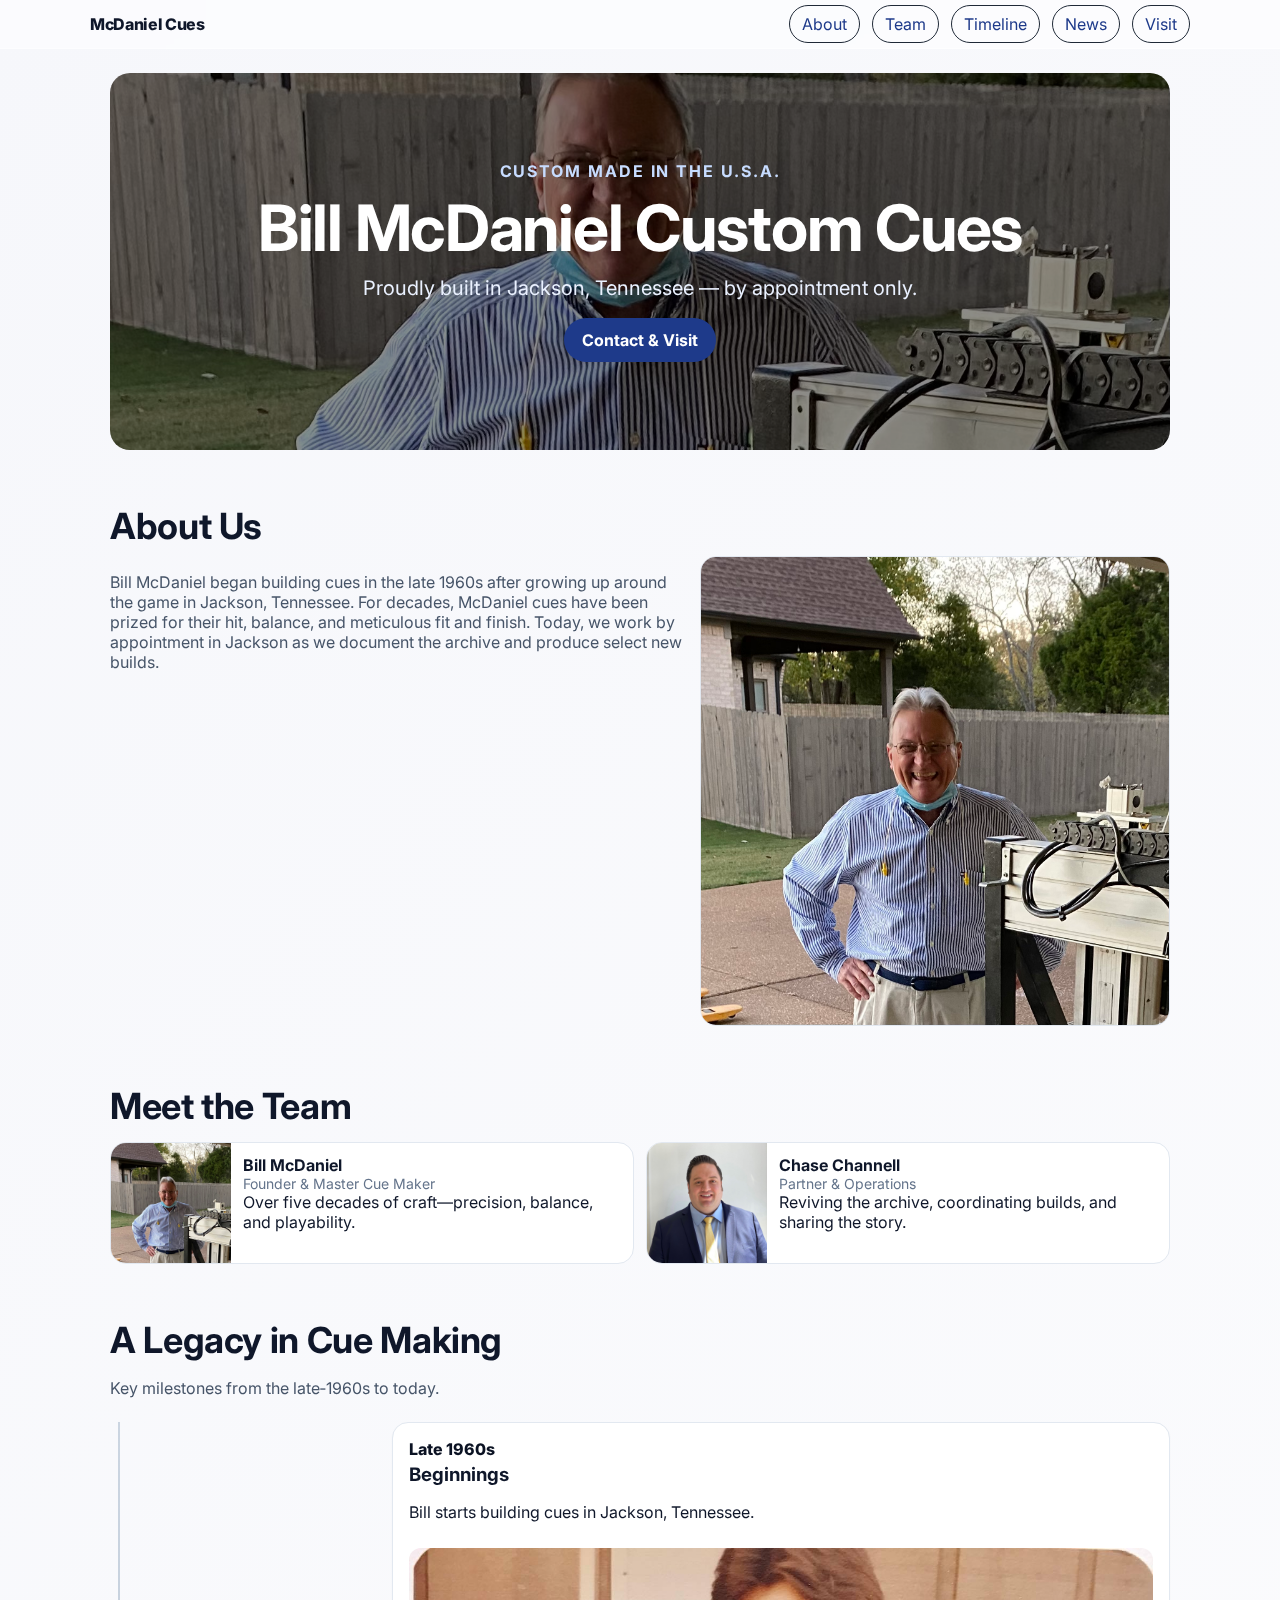
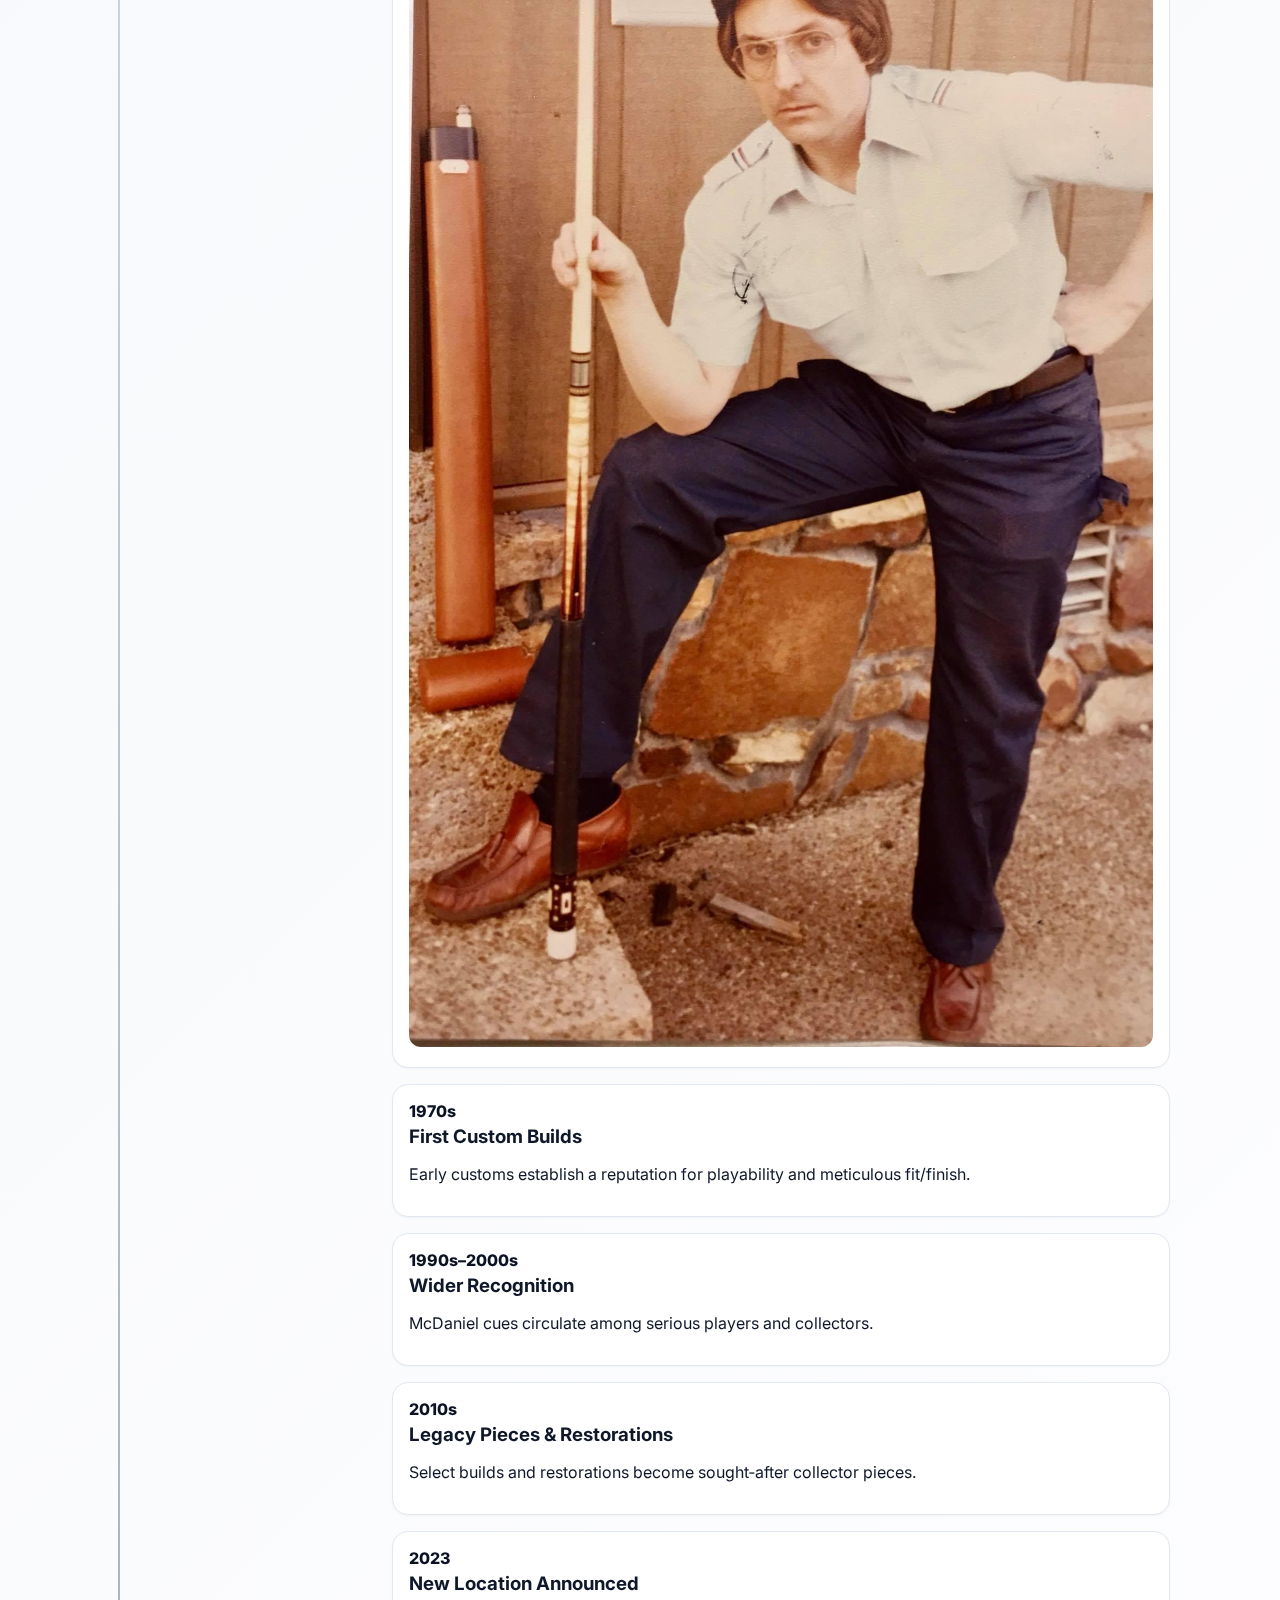
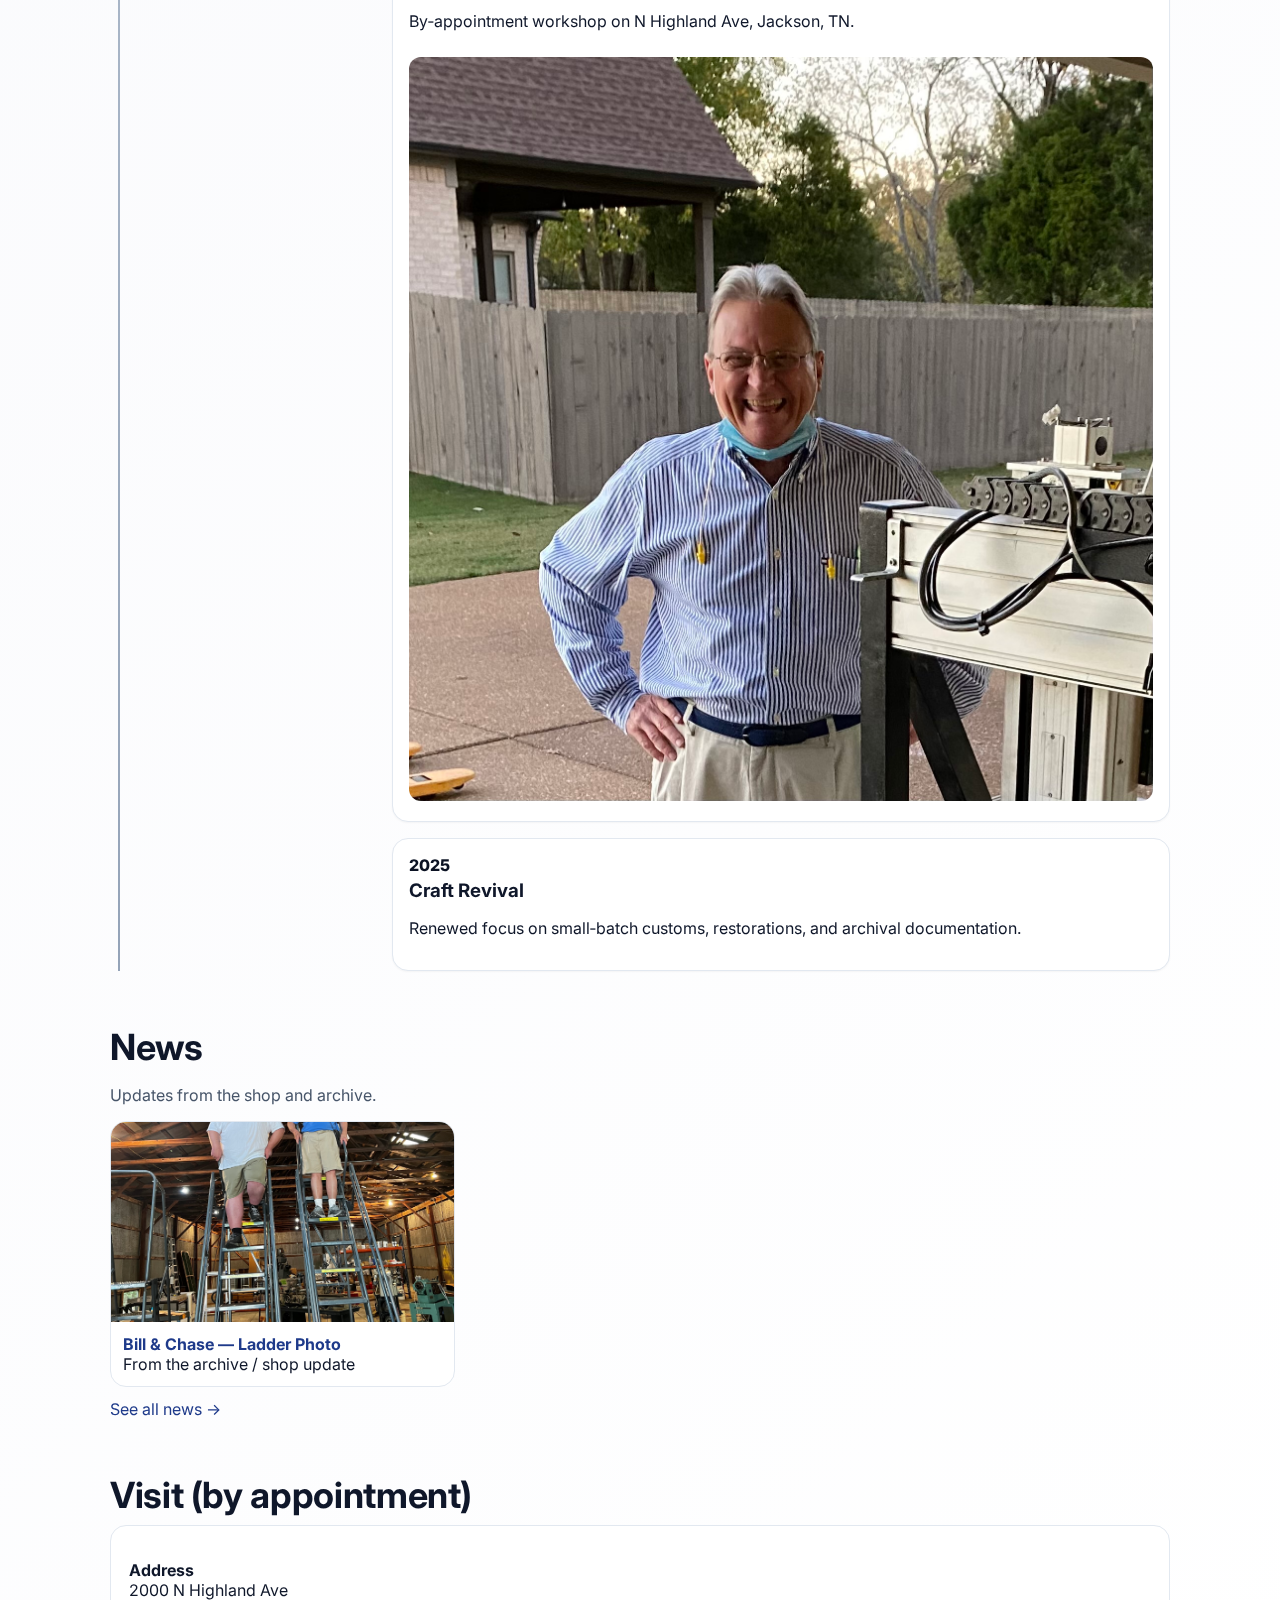
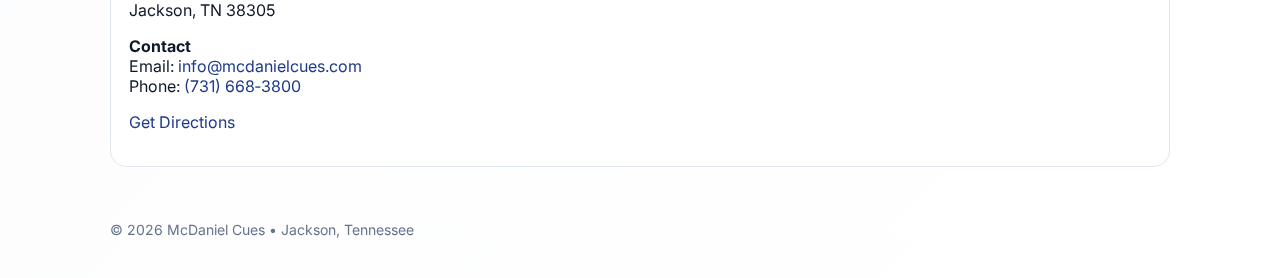
<file: index.html>
<!doctype html>
<html lang="en">
<head>
  <meta charset="utf-8" />
  <meta name="viewport" content="width=device-width, initial-scale=1" />
  <title>McDaniel Cues — Jackson, Tennessee</title>
  <meta name="description" content="Bill McDaniel Custom Cues — By appointment in Jackson, Tennessee. A legacy in cue making since the late 1960s." />
  <link rel="preconnect" href="https://fonts.googleapis.com">
  <link rel="preconnect" href="https://fonts.gstatic.com" crossorigin>
  <link href="https://fonts.googleapis.com/css2?family=Inter:wght@400;500;600;700;800&display=swap" rel="stylesheet">
  <link rel="icon" href="assets/favicon.ico">
  <style>
    :root{ --ink:#0f172a; --muted:#475569; --panel:#ffffff; --line:#e2e8f0; --brand:#1e3a8a; --bg:linear-gradient(135deg,#f6f7fb,#ffffff);} *{box-sizing:border-box}
    html,body{margin:0; padding:0; font-family:Inter,system-ui,-apple-system,Segoe UI,Roboto,Helvetica,Arial,sans-serif; color:var(--ink); background:var(--bg);} 
    a{color:var(--brand); text-decoration:none}
    .wrap{max-width:1100px; margin:0 auto; padding:0 20px}
    header{position:sticky; top:0; z-index:20; background:#fff8; -webkit-backdrop-filter:saturate(1.2) blur(8px); backdrop-filter:saturate(1.2) blur(8px); border-bottom:1px solid #ffffff80}
    .nav{display:flex; align-items:center; justify-content:space-between; padding:14px 0}
    .brand{font-weight:800; letter-spacing:-.02em}
    .nav a.pill{padding:8px 12px; border:1px solid #1f2937; border-radius:999px; margin-left:8px}

    .hero{position:relative; overflow:hidden; border-radius:20px; margin:24px 0 12px}
    .hero .bg{position:absolute; inset:0; background:url('assets/bill%20techno%20photo.jpg') center/cover no-repeat, radial-gradient(1200px 600px at 10% 10%, #0b1223, #0a0f1e); filter:brightness(.55)}
    .hero .inner{position:relative; padding:88px 20px; text-align:center}
    .eyebrow{color:#c7dcff; font-weight:700; letter-spacing:.12em; text-transform:uppercase}
    h1{font-size: clamp(32px,6vw,64px); color:#fff; margin:8px 0 10px; letter-spacing:-.02em}
    .sub{color:#eaf1ff; font-size: clamp(16px,2.2vw,20px); max-width:760px; margin:0 auto}
    .cta{display:inline-block; margin-top:18px; padding:12px 18px; border-radius:999px; background:var(--brand); color:#fff; font-weight:700}

    section{margin:54px 0}
    h2{font-size: clamp(24px,4vw,36px); letter-spacing:-.01em; margin:0 0 8px}
    .lead{color:var(--muted); max-width:800px}

    .about-grid{display:grid; grid-template-columns:1fr; gap:16px}
    @media(min-width:900px){ .about-grid{grid-template-columns:1.1fr .9fr} }
    .about-img{width:100%; border-radius:16px; border:1px solid var(--line)}

    .team{display:grid; grid-template-columns:1fr; gap:12px; margin-top:14px}
    @media(min-width:700px){ .team{grid-template-columns:repeat(2,1fr)} }
    .person{background:var(--panel); border:1px solid var(--line); border-radius:16px; overflow:hidden; display:grid; grid-template-columns:120px 1fr; gap:0}
    .person img{width:120px; height:120px; object-fit:cover}
    .person .bio{padding:12px}
    .role{color:#64748b; font-size:14px}

    .timeline{display:grid; grid-template-columns: 1fr; gap:22px; margin-top:24px}
    @media(min-width:900px){ .timeline{ grid-template-columns: 260px 1fr; } }
    .rail{position:relative; padding-left:20px}
    .rail::before{content:""; position:absolute; left:8px; top:0; bottom:0; width:2px; background:linear-gradient(#cbd5e1,#94a3b8)}
    .events{display:grid; gap:16px}
    .event{background:var(--panel); border:1px solid var(--line); border-radius:16px; padding:16px; box-shadow:0 1px 2px rgba(0,0,0,.04)}
    .event .year{font-weight:800; color:#0b1223}
    .event h3{margin:4px 0 8px}
    .event img{width:100%; height:auto; border-radius:12px; margin-top:10px}

    .cards{display:grid; grid-template-columns:1fr; gap:12px}
    @media(min-width:800px){ .cards{grid-template-columns:repeat(3,1fr)} }
    .card{background:#fff; border:1px solid var(--line); border-radius:16px; overflow:hidden}
    .card img{display:block; width:100%; height:200px; object-fit:cover}
    .card .cap{padding:12px}

    .visit .card{padding:18px}
    footer{margin:40px 0; color:#64748b; font-size:14px}
  </style>
</head>
<body>
  <header>
    <div class="wrap nav">
      <div class="brand">McDaniel Cues</div>
      <nav>
        <a href="#about" class="pill">About</a>
        <a href="#team" class="pill">Team</a>
        <a href="#timeline" class="pill">Timeline</a>
        <a href="#news" class="pill">News</a>
        <a href="#visit" class="pill">Visit</a>
      </nav>
    </div>
  </header>

  <main class="wrap">
    <section class="hero" id="home">
      <div class="bg" aria-hidden="true"></div>
      <div class="inner">
        <div class="eyebrow">Custom Made in the U.S.A.</div>
        <h1>Bill McDaniel Custom Cues</h1>
        <p class="sub">Proudly built in Jackson, Tennessee — by appointment only.</p>
        <a class="cta" href="#visit">Contact & Visit</a>
      </div>
    </section>

    <section id="about">
      <h2>About Us</h2>
      <div class="about-grid">
        <div>
          <p class="lead">Bill McDaniel began building cues in the late 1960s after growing up around the game in Jackson, Tennessee. For decades, McDaniel cues have been prized for their hit, balance, and meticulous fit and finish. Today, we work by appointment in Jackson as we document the archive and produce select new builds.</p>
        </div>
        <div>
          <img class="about-img" src="assets/bill%20techno%20photo.jpg" alt="Bill McDaniel at the CNC"/>
        </div>
      </div>
    </section>

    <section id="team">
      <h2>Meet the Team</h2>
      <div class="team">
        <div class="person">
          <img src="assets/bill%20headshot%201.jpg" alt="Bill McDaniel headshot"/>
          <div class="bio">
            <strong>Bill McDaniel</strong>
            <div class="role">Founder & Master Cue Maker</div>
            <div>Over five decades of craft—precision, balance, and playability.</div>
          </div>
        </div>
        <div class="person">
          <img src="assets/chase%20headshot.jpg" alt="Chase Channell headshot"/>
          <div class="bio">
            <strong>Chase Channell</strong>
            <div class="role">Partner & Operations</div>
            <div>Reviving the archive, coordinating builds, and sharing the story.</div>
          </div>
        </div>
      </div>
    </section>

    <section id="timeline">
      <h2>A Legacy in Cue Making</h2>
      <p class="lead">Key milestones from the late‑1960s to today.</p>
      <div class="timeline">
        <div class="rail"></div>
        <div class="events" id="events"></div>
      </div>
    </section>

    <section id="news">
      <h2>News</h2>
      <p class="lead">Updates from the shop and archive.</p>
      <div class="cards">
        <article class="card">
          <a href="news/bill-chase-ladder.html"><img src="assets/bill%20chase%20ladder%20blog.jpg" alt="Bill and Chase with ladder"/></a>
          <div class="cap">
            <a href="news/bill-chase-ladder.html"><strong>Bill &amp; Chase — Ladder Photo</strong></a>
            <div>From the archive / shop update</div>
          </div>
        </article>
      </div>
      <p style="margin-top:12px"><a href="news/">See all news →</a></p>
    </section>

    <section id="visit" class="visit">
      <h2>Visit (by appointment)</h2>
      <div class="card">
        <p><strong>Address</strong><br>2000 N Highland Ave<br>Jackson, TN 38305</p>
        <p><strong>Contact</strong><br>
          Email: <a href="mailto:info@mcdanielcues.com">info@mcdanielcues.com</a><br>
          Phone: <a href="tel:+17316683800">(731) 668‑3800</a></p>
        <p><a class="pill" href="https://maps.google.com/?q=2000+N+Highland+Ave+Jackson+TN+38305" target="_blank" rel="noreferrer">Get Directions</a></p>
      </div>
    </section>

    <footer>© <span id="year"></span> McDaniel Cues • Jackson, Tennessee</footer>
  </main>

  <script>
    const TIMELINE = [
      { year: "Late 1960s", title: "Beginnings", body: "Bill starts building cues in Jackson, Tennessee.", img: "assets/timeline-1969-shop.jpg" },
      { year: "1970s", title: "First Custom Builds", body: "Early customs establish a reputation for playability and meticulous fit/finish.", img: "" },
      { year: "1990s–2000s", title: "Wider Recognition", body: "McDaniel cues circulate among serious players and collectors.", img: "" },
      { year: "2010s", title: "Legacy Pieces & Restorations", body: "Select builds and restorations become sought‑after collector pieces.", img: "" },
      { year: "2023", title: "New Location Announced", body: "By‑appointment workshop on N Highland Ave, Jackson, TN.", img: "assets/bill%20techno%20photo.jpg" },
      { year: "2025", title: "Craft Revival", body: "Renewed focus on small‑batch customs, restorations, and archival documentation.", img: "" }
    ];
    const eventsEl = document.getElementById('events');
    const makeEvent = (e) => {
      const el = document.createElement('article');
      el.className = 'event';
      el.innerHTML = `
        <div class="year">${e.year}</div>
        <h3>${e.title}</h3>
        <p>${e.body}</p>
        ${e.img ? `<img src="${e.img}" alt="${e.title}">` : ''}
      `;
      return el;
    };
    TIMELINE.forEach(item => eventsEl.appendChild(makeEvent(item)));
    document.getElementById('year').textContent = new Date().getFullYear();
  </script>
</body>
</html>
</file>
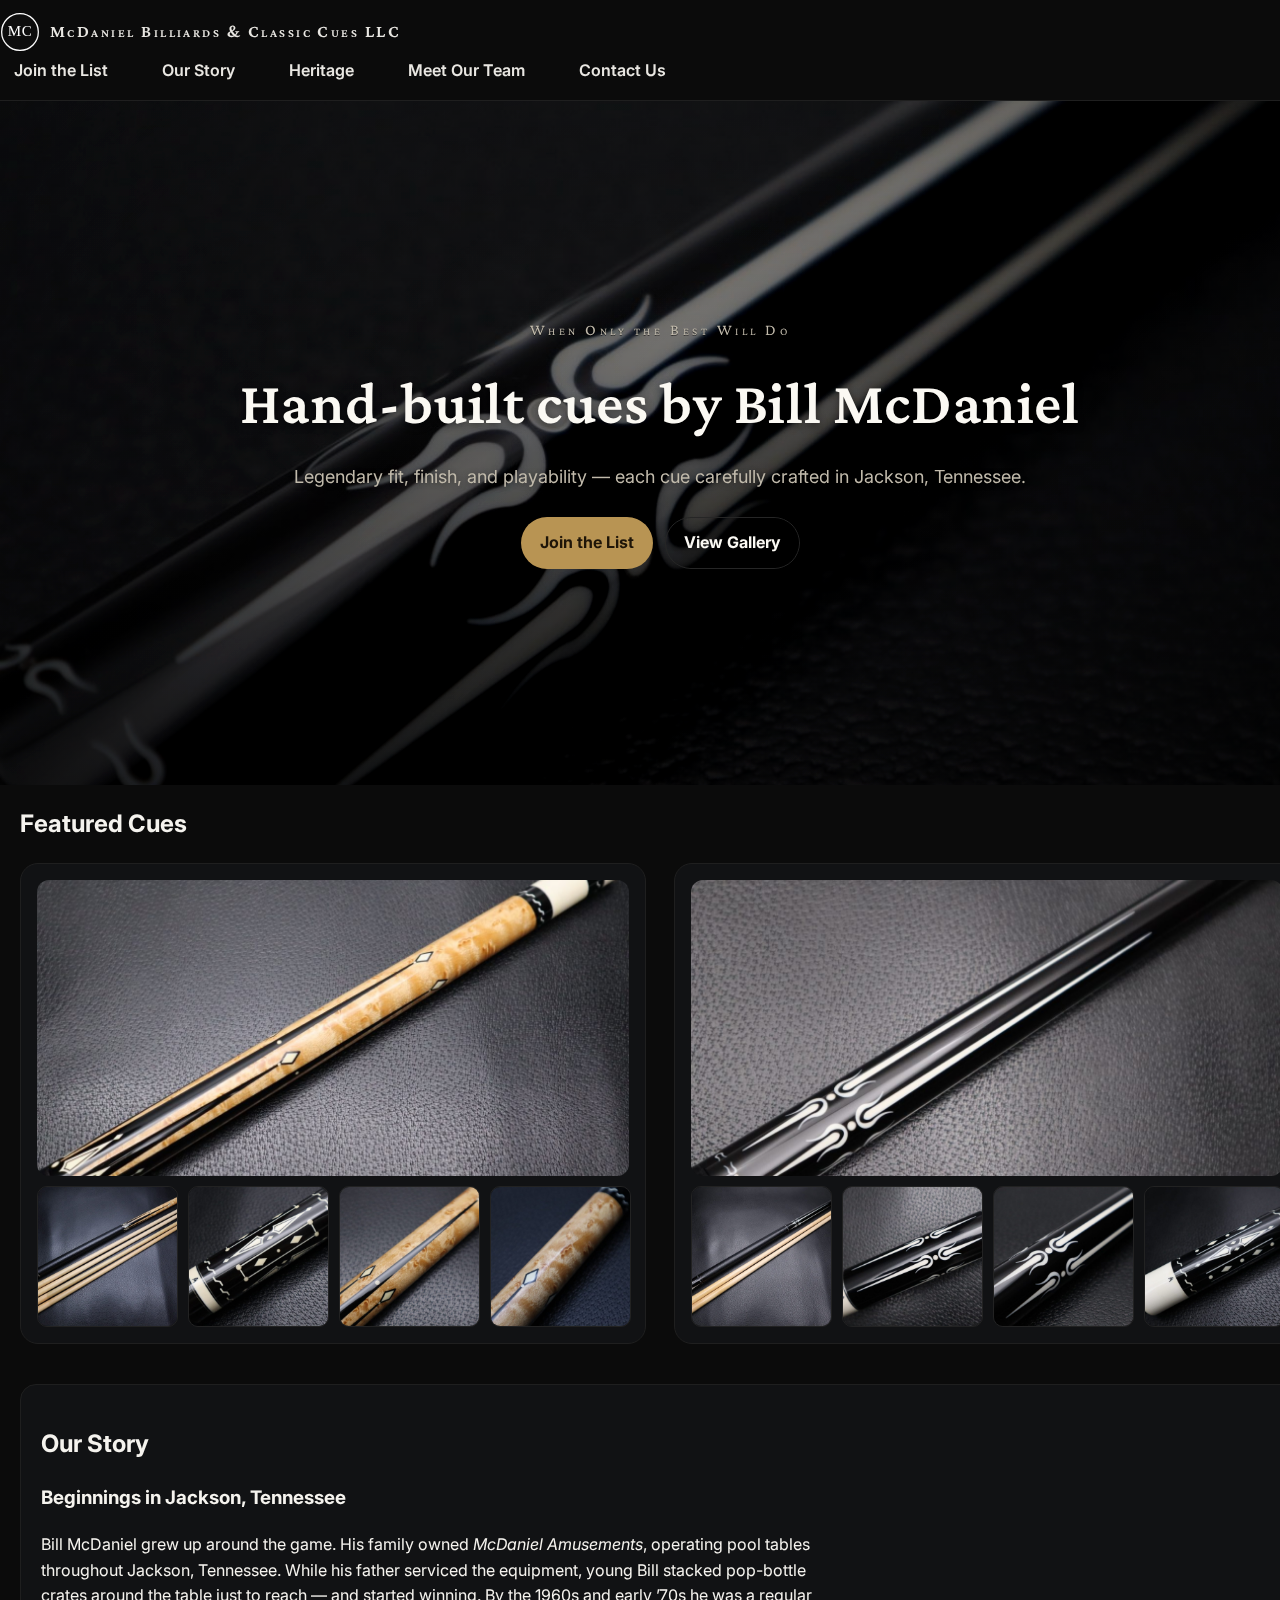
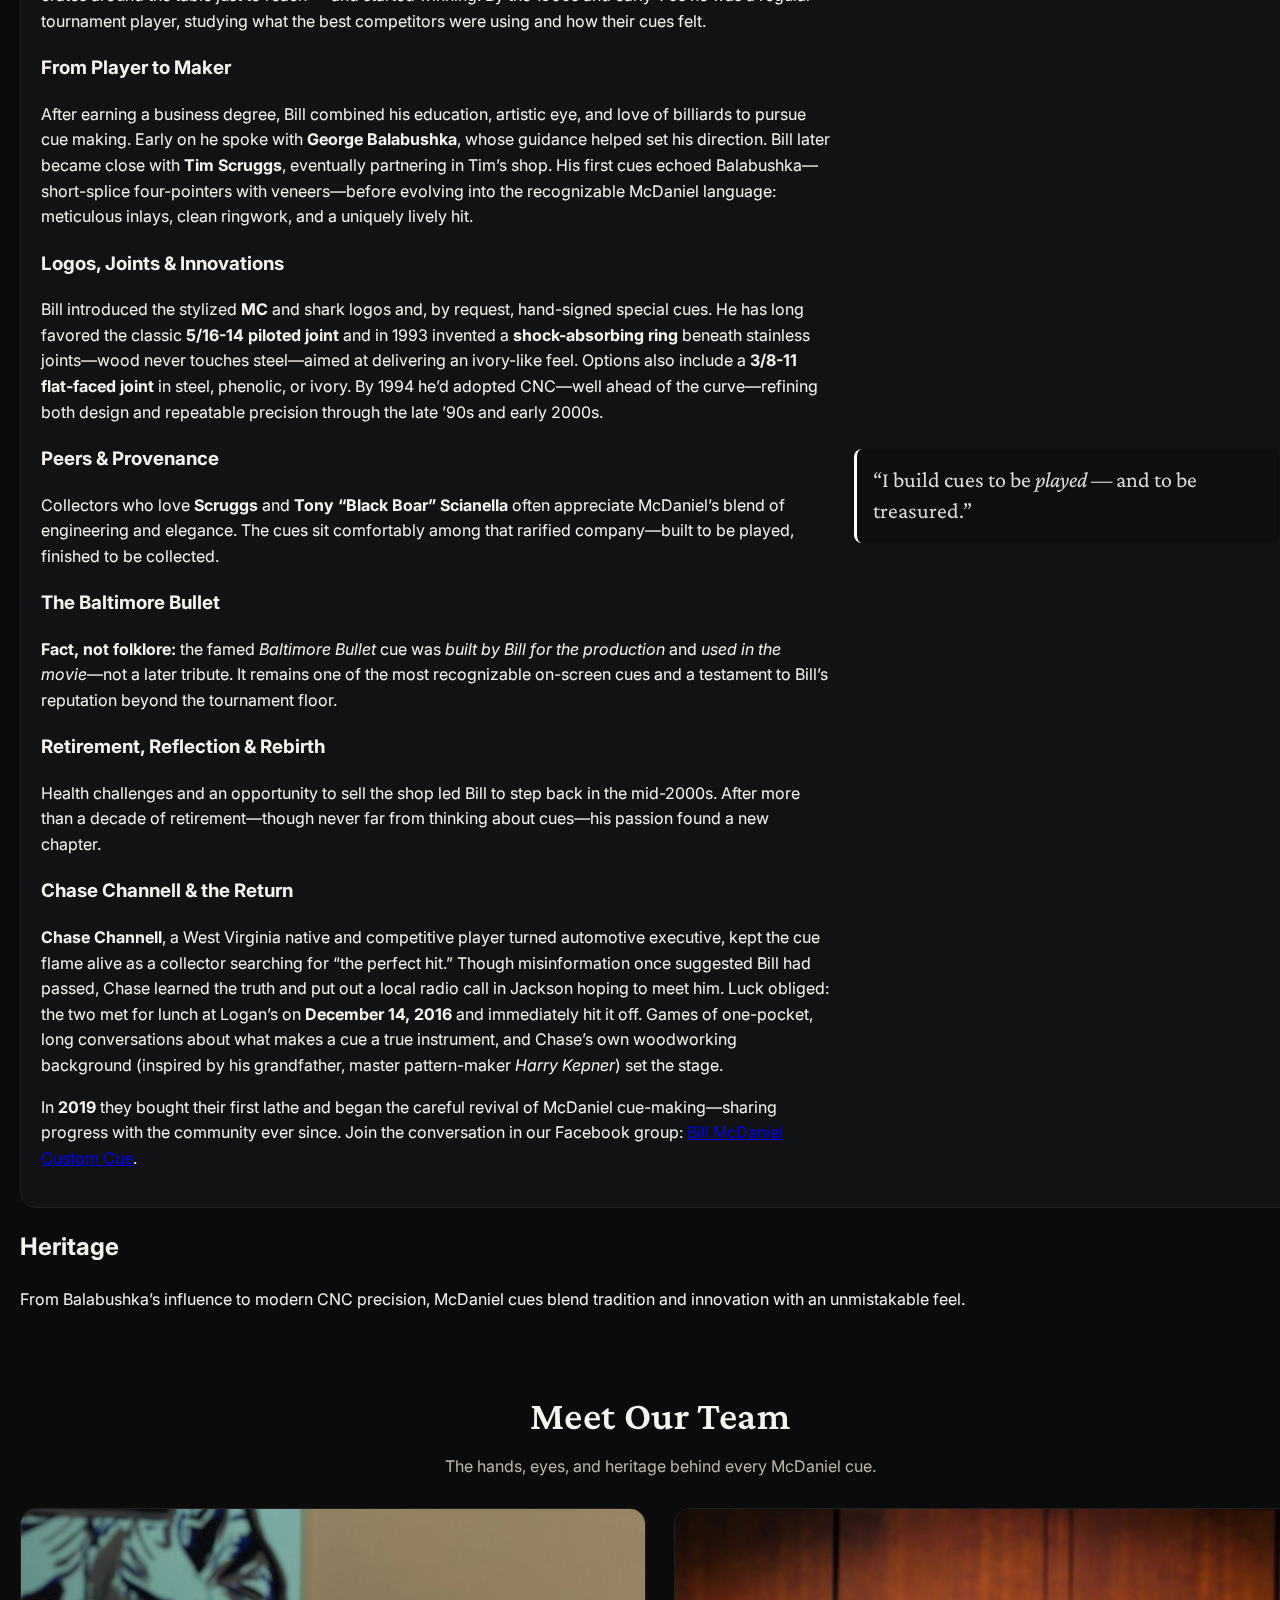
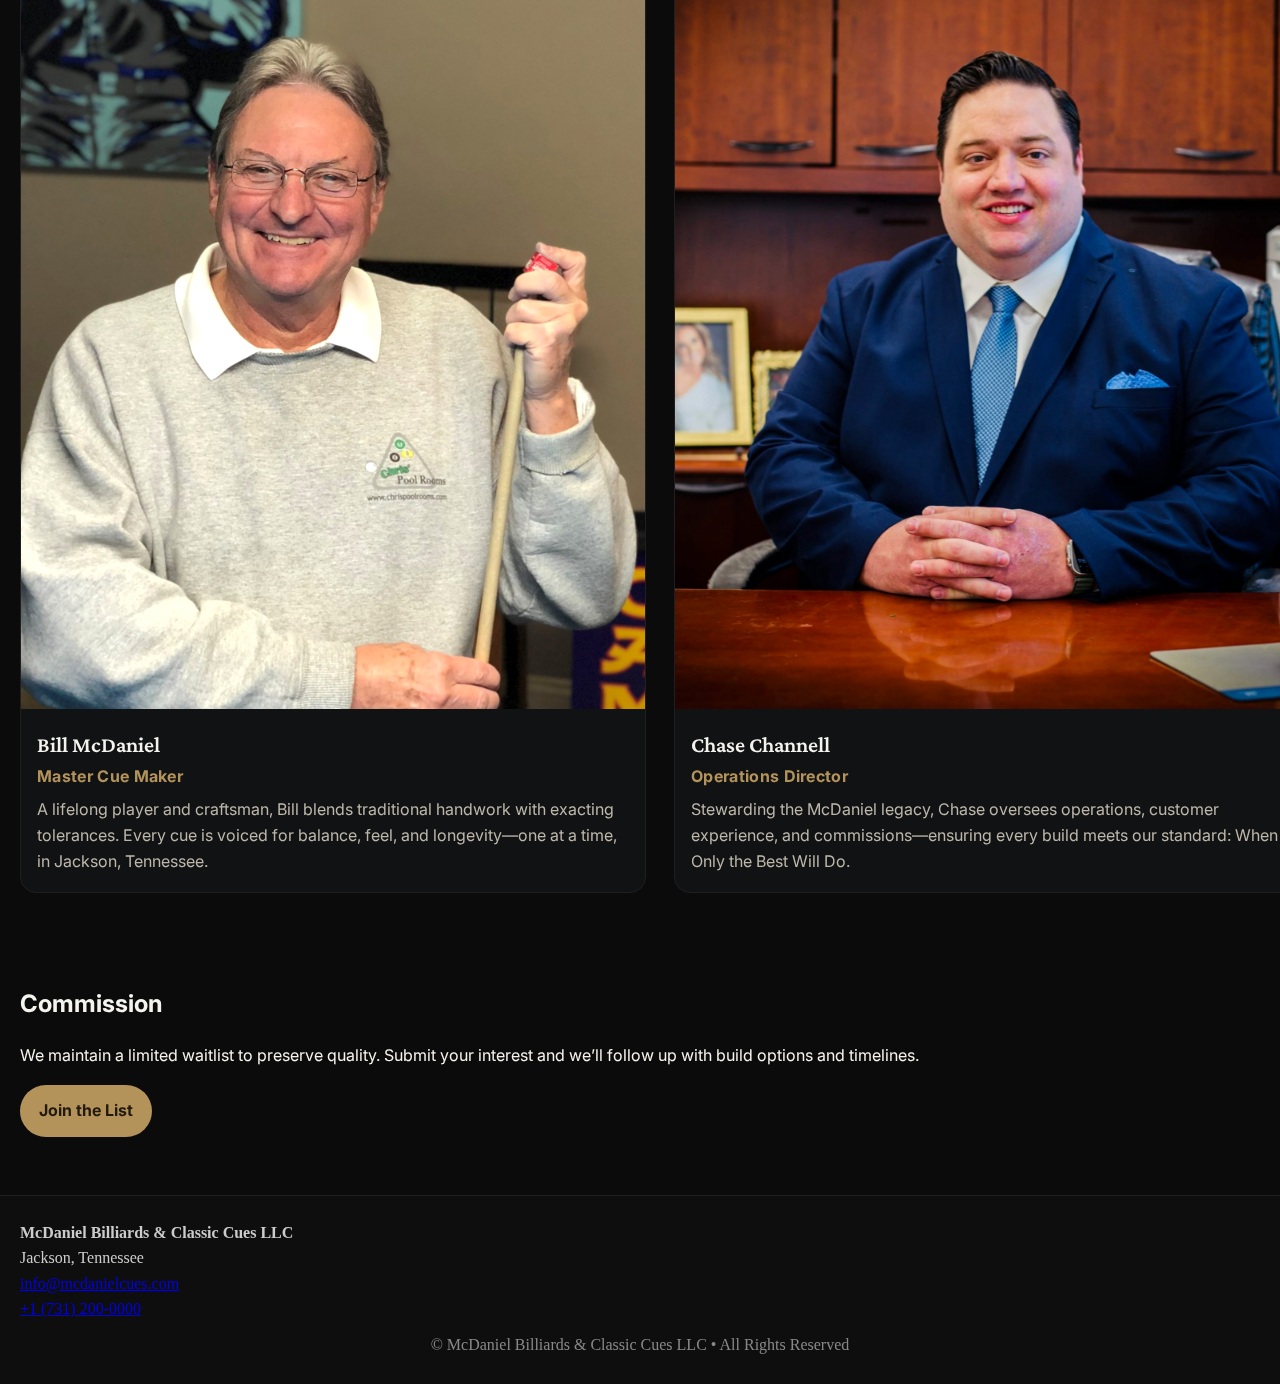
<file: mcdaniel-billiards-v15/index.html>
<!doctype html>
<html lang="en">
<head>
  <meta charset="utf-8"/>
  <meta name="viewport" content="width=device-width, initial-scale=1"/>
  <title>McDaniel Billiards & Classic Cues LLC</title>

  <!-- Favicon / badge -->
  <link rel="icon" href="assets/img/mc-badge.svg"/>

  <!-- Styles -->
  <link rel="stylesheet" href="assets/css/style.css"/>
  <link href="https://fonts.googleapis.com/css2?family=Inter:wght@300;400;600;800&family=Crimson+Pro:wght@400;600;700&display=swap" rel="stylesheet">
</head>
<body id="top">
  <!-- Header -->
  <header class="site-header">
    <div class="container nav">
      <a class="brand" href="#top" aria-label="McDaniel Billiards & Classic Cues LLC">
        <img src="assets/img/mc-badge.svg" alt="MC monogram" class="crest" width="40" height="40">
        <span class="brandline">McDaniel Billiards & Classic Cues LLC</span>
      </a>

      <nav class="primary-nav" aria-label="Primary">
        <a href="#join">Join the List</a>
        <a href="#story">Our Story</a>
        <a href="#heritage">Heritage</a>
        <a href="#team">Meet Our Team</a>
        <a href="#contact">Contact Us</a>
      </nav>
    </div>
  </header>

  <!-- Hero (background image is set in CSS on .hero) -->
  <section id="hero" class="hero" aria-label="Hero">
    <div class="container hero-copy">
      <p class="overline">When Only the Best Will Do</p>
      <h1>Hand-built cues by Bill McDaniel</h1>
      <p class="sub">Legendary fit, finish, and playability — each cue carefully crafted in Jackson, Tennessee.</p>
      <div class="cta-row">
        <a class="btn btn-brass" href="#join">Join the List</a>
        <a class="btn btn-ghost" href="#gallery">View Gallery</a>
      </div>
    </div>
  </section>

  <!-- Featured Gallery -->
<section id="gallery" class="featured container" aria-label="Featured Cues">
  <h2>Featured Cues</h2>

  <div class="cue-grid">
    <!-- Cue 1 -->
<!-- Cue: ZAM Ebony & BEM — Lazy Z -->
<article class="cue-card" data-gallery="zam-bem">
  <h3 class="cue-title">ZAM Ebony &amp; BEM — Lazy Z</h3>

  <!-- Featured (main) image -->
  <button class="cue-main" data-index="0" aria-label="Open gallery: ZAM Ebony & BEM — Lazy Z">
    <img
      src="assets/img/mcdaniel_cues_all/cue6_zam_bem_lazyz/zam_bem_full.jpg"
      alt="ZAM Ebony & BEM — full view (featured)"
    >
  </button>

  <!-- Thumbnails shown under the main image (pick your four favorites) -->
  <div class="cue-thumbs">
    <button data-index="1" aria-label="Whole cue">
      <img src="assets/img/mcdaniel_cues_all/cue6_zam_bem_lazyz/zam_bem_whole.jpg" alt="">
    </button>
    <button data-index="2" aria-label="Butt detail">
      <img src="assets/img/mcdaniel_cues_all/cue6_zam_bem_lazyz/zam_bem_butt.jpg" alt="">
    </button>
    <button data-index="3" aria-label="Points close">
      <img src="assets/img/mcdaniel_cues_all/cue6_zam_bem_lazyz/zam_bem_points_close.jpg" alt="">
    </button>
    <button data-index="4" aria-label="Points detail">
      <img src="assets/img/mcdaniel_cues_all/cue6_zam_bem_lazyz/zam_bem_points_detail.jpg" alt="">
    </button>
  </div>

  <!-- Lightbox image list (order matters; first should match the featured image) -->
  <template class="cue-images">
    <img src="assets/img/mcdaniel_cues_all/cue6_zam_bem_lazyz/zam_bem_full.jpg" alt="Full view">
    <img src="assets/img/mcdaniel_cues_all/cue6_zam_bem_lazyz/zam_bem_whole.jpg" alt="Whole cue">
    <img src="assets/img/mcdaniel_cues_all/cue6_zam_bem_lazyz/zam_bem_butt.jpg" alt="Butt detail">
    <img src="assets/img/mcdaniel_cues_all/cue6_zam_bem_lazyz/zam_bem_points_close.jpg" alt="Points close">
    <img src="assets/img/mcdaniel_cues_all/cue6_zam_bem_lazyz/zam_bem_points_detail.jpg" alt="Points detail">
    <img src="assets/img/mcdaniel_cues_all/cue6_zam_bem_lazyz/zam_bem_butt_alt.jpg" alt="Butt detail (alt)">
    <img src="assets/img/mcdaniel_cues_all/cue6_zam_bem_lazyz/zam_bem_shafts.jpg" alt="Shafts">
  </template>
</article>


   

<!-- Cue 2: HS cue -->
<article class="cue-card" data-gallery="hs-cue">
  <!-- (Title hidden via CSS below, so you can keep or delete this line) -->
  <h3 class="cue-title">HS — Ebony / Lazy Z</h3>

  <!-- Featured image -->
  <button class="cue-main" data-index="0" aria-label="Open gallery: HS cue">
    <img
      src="assets/img/mcdaniel_cues_all/hs_cue/hs_points.jpg"
      alt="HS cue — points (featured)"
    >
  </button>

  <!-- Thumbs -->
  <div class="cue-thumbs">
    <button data-index="1" aria-label="Whole cue">
      <img src="assets/img/mcdaniel_cues_all/hs_cue/hs_whole.jpg" alt="">
    </button>
    <button data-index="2" aria-label="Butt detail">
      <img src="assets/img/mcdaniel_cues_all/hs_cue/hs_butt.jpg" alt="">
    </button>
    <button data-index="3" aria-label="Points close">
      <img src="assets/img/mcdaniel_cues_all/hs_cue/hs_points_close.jpg" alt="">
    </button>
    <button data-index="4" aria-label="Lazy Z butt">
      <img src="assets/img/mcdaniel_cues_all/hs_cue/hs_lazy_z_butt.jpg" alt="">
    </button>
  </div>

  <!-- Lightbox sequence (first = featured) -->
  <template class="cue-images">
    <img src="assets/img/mcdaniel_cues_all/hs_cue/hs_points.jpg" alt="Points">
    <img src="assets/img/mcdaniel_cues_all/hs_cue/hs_whole.jpg" alt="Whole cue">
    <img src="assets/img/mcdaniel_cues_all/hs_cue/hs_butt.jpg" alt="Butt detail">
    <img src="assets/img/mcdaniel_cues_all/hs_cue/hs_points_close.jpg" alt="Points close">
    <img src="assets/img/mcdaniel_cues_all/hs_cue/hs_lazy_z_butt.jpg" alt="Lazy Z butt">
  </template>
</article>

  </div>          <!-- /.cue-grid -->
</section>        <!-- /#gallery -->

  <!-- Our Story -->
  <section id="story" class="container heritage" aria-label="Our Story">
    <div class="two-col">
      <div>
        <h2>Our Story</h2>

        <h3>Beginnings in Jackson, Tennessee</h3>
        <p>Bill McDaniel grew up around the game. His family owned <em>McDaniel Amusements</em>, operating pool tables throughout Jackson, Tennessee. While his father serviced the equipment, young Bill stacked pop-bottle crates around the table just to reach — and started winning. By the 1960s and early ’70s he was a regular tournament player, studying what the best competitors were using and how their cues felt.</p>

        <h3>From Player to Maker</h3>
        <p>After earning a business degree, Bill combined his education, artistic eye, and love of billiards to pursue cue making. Early on he spoke with <strong>George Balabushka</strong>, whose guidance helped set his direction. Bill later became close with <strong>Tim Scruggs</strong>, eventually partnering in Tim’s shop. His first cues echoed Balabushka—short-splice four-pointers with veneers—before evolving into the recognizable McDaniel language: meticulous inlays, clean ringwork, and a uniquely lively hit.</p>

        <h3>Logos, Joints &amp; Innovations</h3>
        <p>Bill introduced the stylized <strong>MC</strong> and shark logos and, by request, hand-signed special cues. He has long favored the classic <strong>5/16-14 piloted joint</strong> and in 1993 invented a <strong>shock-absorbing ring</strong> beneath stainless joints—wood never touches steel—aimed at delivering an ivory-like feel. Options also include a <strong>3/8-11 flat-faced joint</strong> in steel, phenolic, or ivory. By 1994 he’d adopted CNC—well ahead of the curve—refining both design and repeatable precision through the late ’90s and early 2000s.</p>

        <h3>Peers &amp; Provenance</h3>
        <p>Collectors who love <strong>Scruggs</strong> and <strong>Tony “Black Boar” Scianella</strong> often appreciate McDaniel’s blend of engineering and elegance. The cues sit comfortably among that rarified company—built to be played, finished to be collected.</p>

        <h3>The Baltimore Bullet</h3>
        <p><strong>Fact, not folklore:</strong> the famed <em>Baltimore Bullet</em> cue was <em>built by Bill for the production</em> and <em>used in the movie</em>—not a later tribute. It remains one of the most recognizable on-screen cues and a testament to Bill’s reputation beyond the tournament floor.</p>

        <h3>Retirement, Reflection &amp; Rebirth</h3>
        <p>Health challenges and an opportunity to sell the shop led Bill to step back in the mid-2000s. After more than a decade of retirement—though never far from thinking about cues—his passion found a new chapter.</p>

        <h3>Chase Channell &amp; the Return</h3>
        <p><strong>Chase Channell</strong>, a West Virginia native and competitive player turned automotive executive, kept the cue flame alive as a collector searching for “the perfect hit.” Though misinformation once suggested Bill had passed, Chase learned the truth and put out a local radio call in Jackson hoping to meet him. Luck obliged: the two met for lunch at Logan’s on <strong>December 14, 2016</strong> and immediately hit it off. Games of one-pocket, long conversations about what makes a cue a true instrument, and Chase’s own woodworking background (inspired by his grandfather, master pattern-maker <em>Harry Kepner</em>) set the stage.</p>

        <p>In <strong>2019</strong> they bought their first lathe and began the careful revival of McDaniel cue-making—sharing progress with the community ever since. Join the conversation in our Facebook group: <a href="https://www.facebook.com/groups/mcdanielcue" target="_blank" rel="noopener">Bill McDaniel Custom Cue</a>.</p>
      </div>

      <div class="quote">“I build cues to be <em>played</em> — and to be treasured.”</div>
    </div>
  </section>

  <!-- Heritage -->
  <section id="heritage" class="container commission" aria-label="Heritage">
    <h2>Heritage</h2>
    <p>From Balabushka’s influence to modern CNC precision, McDaniel cues blend tradition and innovation with an unmistakable feel.</p>
  </section>

  <!-- Meet Our Team -->
  <section id="team" class="section team" aria-label="Meet Our Team">
    <div class="container">
      <header class="section-head">
        <h2>Meet Our Team</h2>
        <p class="section-sub">The hands, eyes, and heritage behind every McDaniel cue.</p>
      </header>

      <div class="team-grid">
        <article class="member">
          <img class="portrait" src="assets/img/team/bill-mcdaniel.jpg" alt="Bill McDaniel, Master Cue Maker" loading="lazy" width="640" height="800">
          <div class="member-body">
            <h3 class="name">Bill McDaniel</h3>
            <p class="role">Master Cue Maker</p>
            <p class="bio">
              A lifelong player and craftsman, Bill blends traditional handwork with exacting tolerances.
              Every cue is voiced for balance, feel, and longevity—one at a time, in Jackson, Tennessee.
            </p>
          </div>
        </article>

        <article class="member">
          <img class="portrait" src="assets/img/team/chase-channell.jpg" alt="Chase Channell, Operations Director" loading="lazy" width="640" height="800">
          <div class="member-body">
            <h3 class="name">Chase Channell</h3>
            <p class="role">Operations Director</p>
            <p class="bio">
              Stewarding the McDaniel legacy, Chase oversees operations, customer experience, and
              commissions—ensuring every build meets our standard: When Only the Best Will Do.
            </p>
          </div>
        </article>
      </div>
    </div>
  </section>

  <!-- Commission -->
  <section id="join" class="container commission" aria-label="Commission a Cue">
    <h2>Commission</h2>
    <p>We maintain a limited waitlist to preserve quality. Submit your interest and we’ll follow up with build options and timelines.</p>
    <a class="btn btn-brass" href="mailto:orders@mcdanielcues.com">Join the List</a>
  </section>

  <!-- Footer -->
  <footer id="contact" class="footer" aria-label="Footer">
    <div class="container foot-grid">
      <div>
        <strong>McDaniel Billiards &amp; Classic Cues LLC</strong><br/>
        Jackson, Tennessee
      </div>
      <div>
        <a href="mailto:info@mcdanielcues.com">info@mcdanielcues.com</a><br/>
        <a href="tel:+17312000000">+1 (731) 200-0000</a>
      </div>
    </div>
    <div class="legal">© <span id="yr"></span> McDaniel Billiards &amp; Classic Cues LLC • All Rights Reserved</div>
  </footer>

  <!-- Lightbox container (added) -->
  <div class="lb" id="lightbox" hidden aria-modal="true" role="dialog">
    <img class="lb-img" alt="Expanded cue">
    <button class="lb-close" aria-label="Close">×</button>
    <button class="lb-prev" aria-label="Previous">‹</button>
    <button class="lb-next" aria-label="Next">›</button>
  </div>

  <!-- Scripts -->
<script>
(function(){
  const lb = document.getElementById('lightbox');
  const lbImg = lb.querySelector('.lb-img');
  const btnPrev = lb.querySelector('.lb-prev');
  const btnNext = lb.querySelector('.lb-next');
  const btnClose = lb.querySelector('.lb-close');

  let current = 0;
  let images = [];
  let lastFocus = null;

  function openLightbox(imgList, startIndex=0){
    images = imgList;
    current = startIndex;
    lastFocus = document.activeElement;
    update();
    lb.hidden = false;
    btnClose.focus();
    document.addEventListener('keydown', onKey);
  }
  function closeLightbox(){
    lb.hidden = true;
    document.removeEventListener('keydown', onKey);
    if (lastFocus) lastFocus.focus();
  }
  function onKey(e){
    if (e.key === 'Escape') closeLightbox();
    if (e.key === 'ArrowRight') next();
    if (e.key === 'ArrowLeft') prev();
  }
  function update(){
    if (!images.length) return;
    lbImg.src = images[current].src;
    lbImg.alt = images[current].alt || '';
  }
  function prev(){ current = (current - 1 + images.length) % images.length; update(); }
  function next(){ current = (current + 1) % images.length; update(); }

  btnClose.addEventListener('click', closeLightbox);
  btnPrev.addEventListener('click', prev);
  btnNext.addEventListener('click', next);
  lb.addEventListener('click', (e)=>{ if (e.target === lb) closeLightbox(); });

  // Wire up each cue-card
  document.querySelectorAll('.cue-card').forEach(card=>{
    const tmpl = card.querySelector('.cue-images');
    if (!tmpl) return;
    const imgs = Array.from(tmpl.content.querySelectorAll('img')).map(img => ({
      src: img.getAttribute('src'),
      alt: img.getAttribute('alt') || ''
    }));

    // Main click
    const mainBtn = card.querySelector('.cue-main');
    if (mainBtn) {
      mainBtn.addEventListener('click', ()=>{
        openLightbox(imgs, 0);
      });
    }
    // Thumb clicks
    card.querySelectorAll('.cue-thumbs button').forEach(btn=>{
      btn.addEventListener('click', ()=>{
        const i = parseInt(btn.dataset.index, 10) || 0;
        openLightbox(imgs, i);
      });
    });
  });
})();
</script>

</body>
</html>
</file>
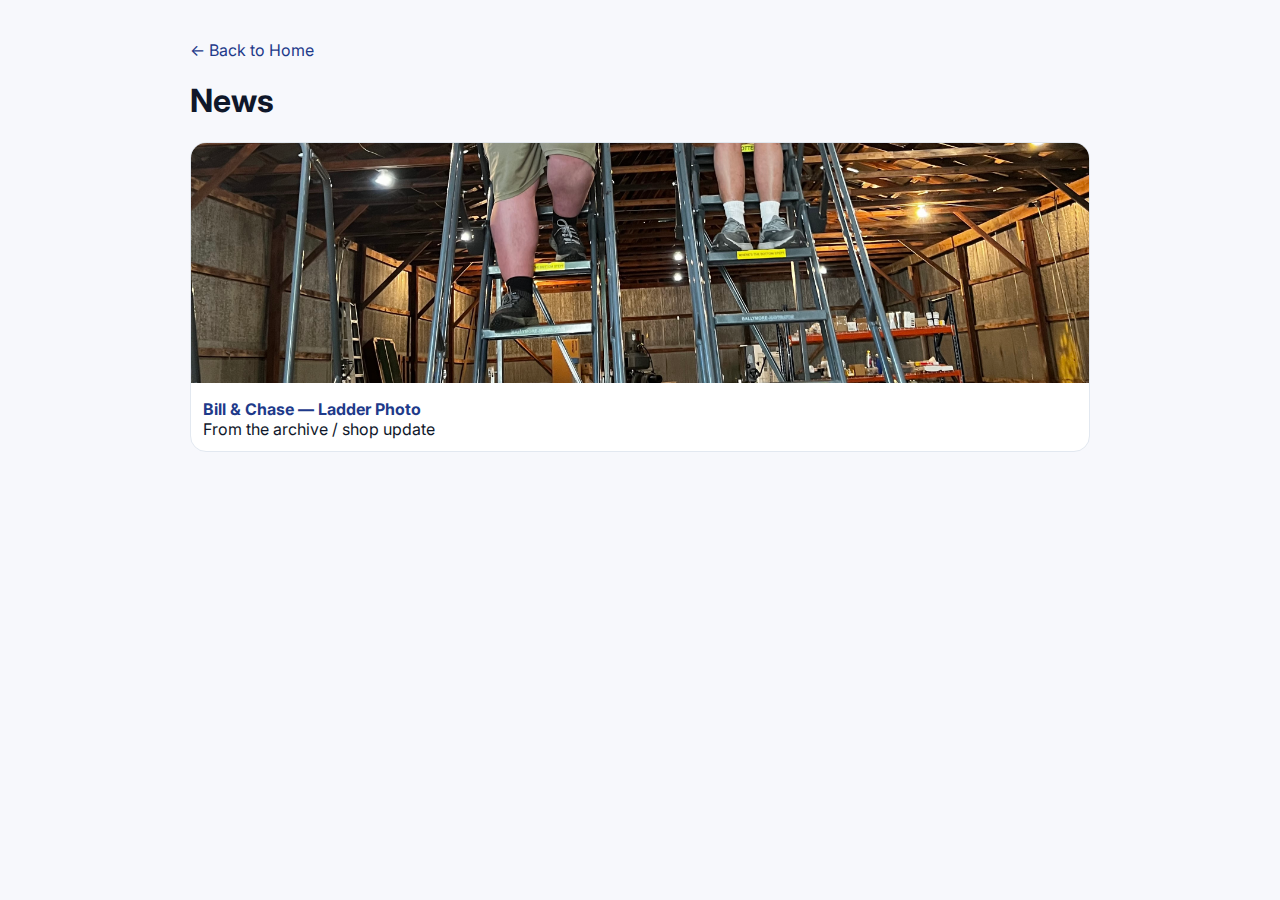
<file: news/index.html>
<!doctype html>
<html lang="en">
<head>
  <meta charset="utf-8" />
  <meta name="viewport" content="width=device-width, initial-scale=1" />
  <title>News — McDaniel Cues</title>
  <link href="https://fonts.googleapis.com/css2?family=Inter:wght@400;500;600;700;800&display=swap" rel="stylesheet">
  <style>body{font-family:Inter,system-ui; margin:0; color:#0f172a; background:#f7f8fc} .wrap{max-width:900px; margin:0 auto; padding:24px} a{color:#1e3a8a; text-decoration:none} .card{background:#fff; border:1px solid #e2e8f0; border-radius:16px; overflow:hidden; margin-bottom:12px} .card img{width:100%; height:240px; object-fit:cover} .cap{padding:12px}</style>
</head>
<body>
  <div class="wrap">
    <p><a href="../">← Back to Home</a></p>
    <h1>News</h1>
    <article class="card">
      <a href="bill-chase-ladder.html"><img src="../assets/bill%20chase%20ladder%20blog.jpg" alt="Bill and Chase with ladder"></a>
      <div class="cap"><a href="bill-chase-ladder.html"><strong>Bill &amp; Chase — Ladder Photo</strong></a><div>From the archive / shop update</div></div>
    </article>
  </div>
</body>
</html>
</file>
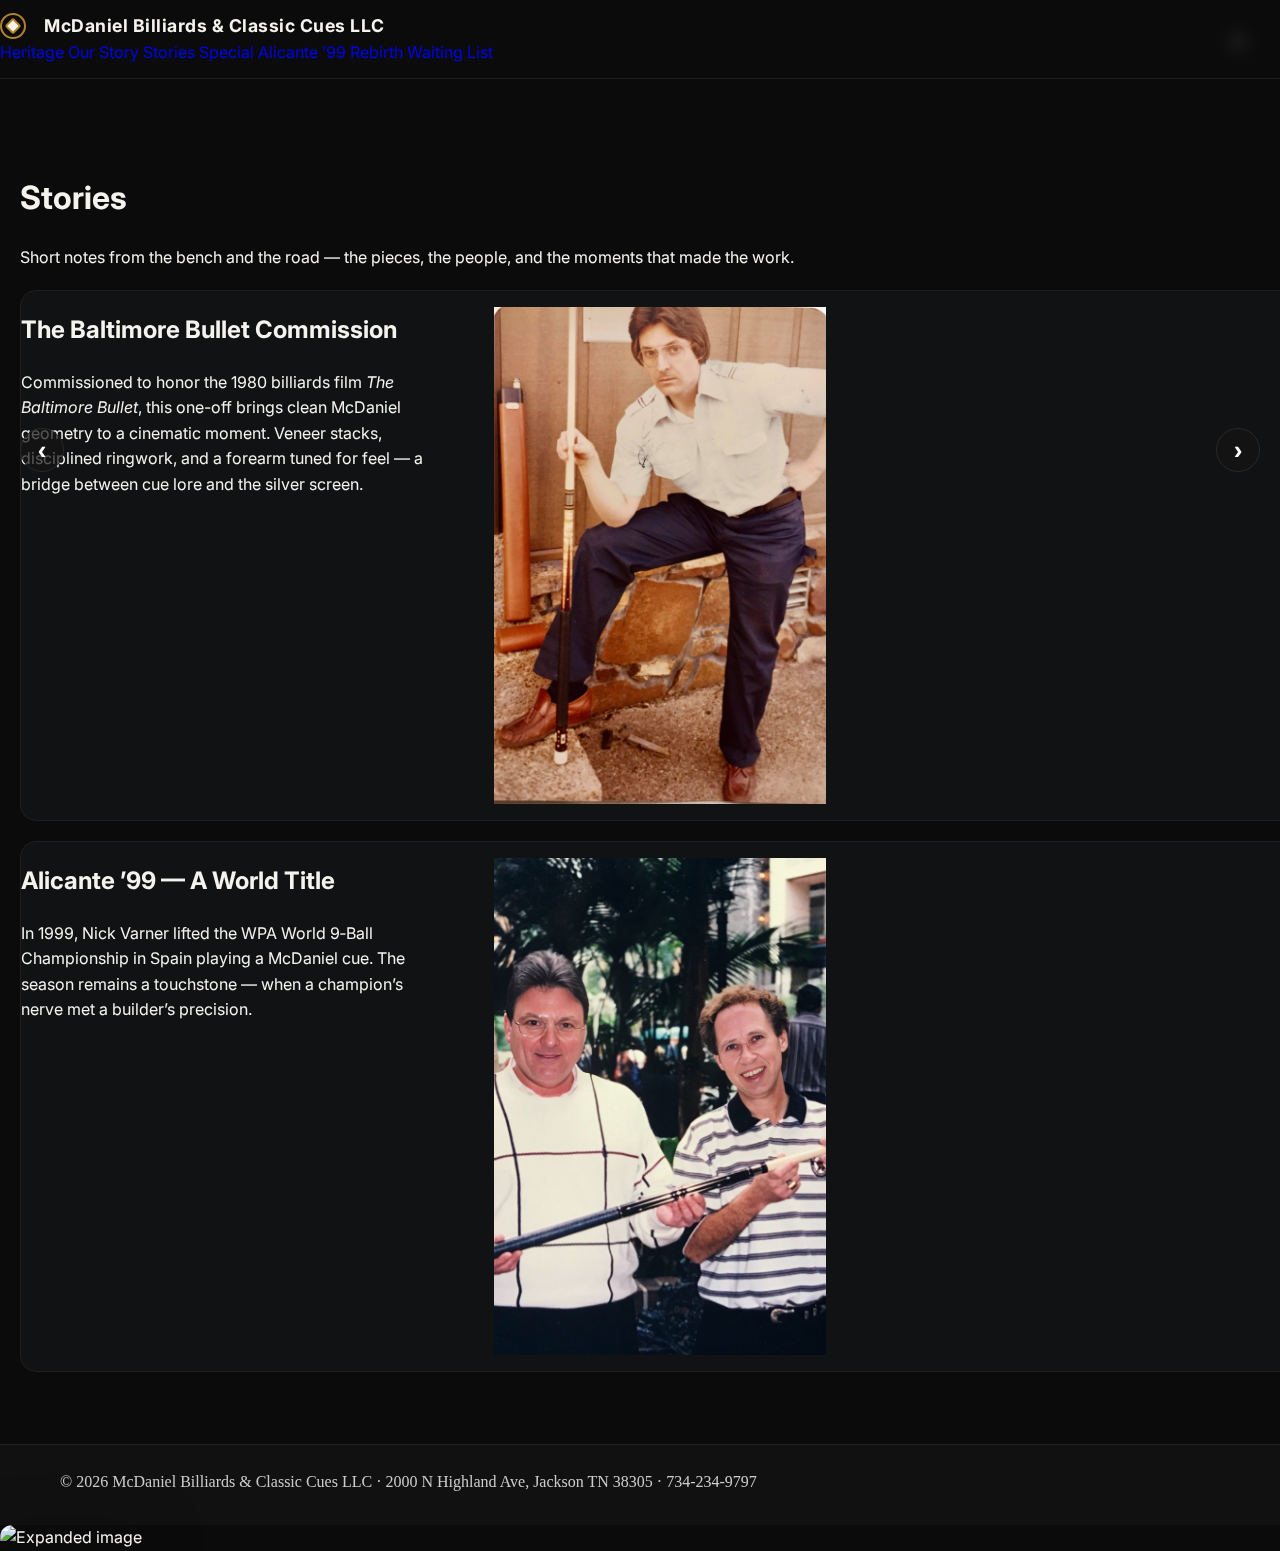
<file: mcdaniel-billiards-v15/stories.html>
<!doctype html>
<html lang="en"><head>
<meta charset="utf-8"/><meta name="viewport" content="width=device-width, initial-scale=1"/>
<title>Stories — McDaniel Billiards & Classic Cues</title>
<link rel="stylesheet" href="assets/css/style.css"/>
<link rel="icon" href="assets/img/crest.svg"/>
<link href="https://fonts.googleapis.com/css2?family=Inter:wght@300;400;600&family=Crimson+Pro:wght@400;600&display=swap" rel="stylesheet">
</head>
<body>
<header class="site-header">
  <div class="container nav">
    <div class="brand"><img src="assets/img/crest.svg" alt="" style="vertical-align:middle;margin-right:8px;">McDaniel Billiards &amp; Classic Cues LLC</div>
    <nav>
      <a href="index.html#heritage">Heritage</a>
      <a href="index.html#story">Our Story</a>
      <a href="stories.html">Stories</a>
      <a href="index.html#commission">Special</a>
      <a href="index.html#varner99">Alicante ’99</a>
      <a href="index.html#rebirth">Rebirth</a>
      <a href="index.html#apply">Waiting&nbsp;List</a>
    </nav>
  </div>
</header>
<main>
  <section class="section">
    <div class="container">
      <h1 class="display">Stories</h1>
      <p class="narrow">Short notes from the bench and the road — the pieces, the people, and the moments that made the work.</p>

      <article class="card" style="margin-top:20px">
        <div class="grid two">
          <div class="col">
            <h2>The Baltimore Bullet Commission</h2>
            <p>Commissioned to honor the 1980 billiards film <em>The Baltimore Bullet</em>, this one-off brings clean McDaniel geometry to a cinematic moment. Veneer stacks, disciplined ringwork, and a forearm tuned for feel — a bridge between cue lore and the silver screen.</p>
          </div>
          <figure class="col photo">
            <img src="assets/img/baltimore-bullet-cue.jpg" alt="Commission cue honoring The Baltimore Bullet (1980)">
            <figcaption class="fig-note">Commission cue for <em>The Baltimore Bullet</em> (1980) — one of one.</figcaption>
          </figure>
        </div>
      </article>

      <article class="card" style="margin-top:20px">
        <div class="grid two">
          <div class="col">
            <h2>Alicante ’99 — A World Title</h2>
            <p>In 1999, Nick Varner lifted the WPA World 9‑Ball Championship in Spain playing a McDaniel cue. The season remains a touchstone — when a champion’s nerve met a builder’s precision.</p>
          </div>
          <figure class="col photo">
            <img src="assets/img/bill-nick-varner-1999.jpg" alt="Bill McDaniel with Nick Varner, 1999">
            <figcaption class="fig-note">Bill McDaniel with Nick Varner and the match cue, Spain (1999).</figcaption>
          </figure>
        </div>
      </article>

    </div>
  </section>
</main>
<footer><div class="container">© <span id="year"></span> McDaniel Billiards &amp; Classic Cues LLC · 2000 N Highland Ave, Jackson TN 38305 · 734‑234‑9797</div></footer>
<div id="lightbox" aria-hidden="true">
  <button class="lb-close" aria-label="Close">×</button>
  <button class="lb-prev" aria-label="Previous">‹</button>
  <img class="lb-img" alt="Expanded image">
  <button class="lb-next" aria-label="Next">›</button>
  <div class="lb-caption"></div>
</div>
<script src="assets/js/script.js" defer></script>
</body></html>
</file>
<file: mcdaniel-billiards-v15/assets/css/style.css>
/* ===== Brand palette (subtle H&H influence) ===== */
:root{
  --bg:#0b0b0b;           /* deep charcoal */
  --panel:#111214;        /* panel charcoal */
  --ink:#f5f3ee;          /* ivory text */
  --muted:#bdb7aa;        /* muted ivory/stone */
  --brass:#b3935a;        /* warm brass accent */
  --brass-ink:#221a0f;    /* legible text on brass */
  --link:#f5f3ee;
  --link-hover:#dcd6c7;
}

/* ===== Base / Typography ===== */
body{margin:0;color:var(--ink);background:var(--bg);font-family:Inter,system-ui,Arial,sans-serif;line-height:1.6}
.container{max-width:1100px;margin:0 auto;padding:0 20px}

.brand{display:flex;align-items:center;gap:10px}
.brandline{
  font-family:"Crimson Pro", serif;
  font-variant:small-caps;
  letter-spacing:.14em;
  font-weight:600;
  line-height:1;
  color:var(--ink);
  opacity:.95;
}
.crest{width:40px;height:40px;display:block;object-fit:contain;border-radius:50%}

/* ===== Header / Nav ===== */
.site-header{
  position:sticky;top:0;z-index:20;
  background:rgba(11,11,11,.82);
  backdrop-filter:saturate(140%) blur(8px);
  border-bottom:1px solid #1f1f1f;
}
.nav{display:flex;align-items:center;justify-content:space-between;gap:24px;padding:12px 0}
.primary-nav{display:flex;gap:26px;align-items:center}
.primary-nav a{
  display:inline-block;
  padding:10px 14px;
  font-weight:600;
  color:var(--link);
  text-decoration:none;
  border-radius:999px;
  line-height:1;
  opacity:.95;
  transition:background-color .12s ease, transform .12s ease, opacity .12s ease;
}
.primary-nav a:hover{background:#171717;opacity:1;transform:translateY(-1px)}
.primary-nav a:focus-visible{outline:2px solid var(--brass);outline-offset:3px}

/* ===== HERO — slider + vignette + ken burns ===== */
.hero{
  position:relative; isolation:isolate;
  min-height:clamp(560px,76vh,900px);
  display:grid; place-items:center;
  overflow:hidden;
}

/* Vignette only (no photo here) */
.hero::before{
  content:""; position:absolute; inset:0; z-index:-1; pointer-events:none;
  background:radial-gradient(1100px 560px at 55% 38%,
    rgba(0,0,0,0), rgba(0,0,0,.26) 62%, rgba(0,0,0,.44) 100%);
}

/* Slides layer */
.hero-slides{position:absolute; inset:0; z-index:-2}
.slide{
  position:absolute; inset:0; opacity:0;
  background:linear-gradient(180deg, rgba(0,0,0,.42) 0%,
                                       rgba(0,0,0,.58) 55%,
                                       rgba(0,0,0,.68) 100%);
  animation:heroFade 24s infinite; /* 3 slides × ~8s each */
  will-change:opacity;
}
/* Photo goes on ::after so we can pan/zoom smoothly */
.slide::after{
  content:""; position:absolute; inset:0;
  background:var(--img) center 45% / cover no-repeat;
  animation:panZoom 24s infinite;
  will-change:transform;
}

/* 3-slide timing */
.slide:nth-child(1){animation-delay:0s}     .slide:nth-child(1)::after{animation-delay:0s}
.slide:nth-child(2){animation-delay:8s}     .slide:nth-child(2)::after{animation-delay:8s}
.slide:nth-child(3){animation-delay:16s}    .slide:nth-child(3)::after{animation-delay:16s}

@keyframes heroFade{
  0%{opacity:0}
  5%{opacity:1}
  30%{opacity:1}
  33%{opacity:0}
  100%{opacity:0}
}
@keyframes panZoom{
  0%  { transform: scale(1.03) translate3d(-1%,0,0) }
  30% { transform: scale(1.06) translate3d( 1%,0,0) }
  100%{ transform: scale(1.06) translate3d( 1%,0,0) }
}

/* Hero copy */
.hero-copy{max-width:980px;text-align:center;padding:88px 20px}
.overline{
  font-family:"Crimson Pro", serif;
  font-variant:small-caps;
  letter-spacing:.22em;
  color:var(--muted);
  margin:0 0 12px;
  text-shadow:0 1px 0 rgba(0,0,0,.5);
}
.hero h1{
  font-family:"Crimson Pro", serif;
  font-weight:600;
  font-size:clamp(36px,5vw,60px);
  letter-spacing:.01em;
  margin:0 0 12px;
  text-shadow:0 2px 8px rgba(0,0,0,.45);
}
.hero .sub{
  color:var(--muted);
  font-size:clamp(16px,1.7vw,18px);
  margin:0 auto 26px;
  max-width:820px;
  text-shadow:0 1px 6px rgba(0,0,0,.35);
}

/* Reduced motion */
@media (prefers-reduced-motion:reduce){
  .slide,.slide::after{animation:none}
  .slide:nth-child(1){opacity:1}
}

/* ===== Buttons ===== */
.btn{
  display:inline-block; border:1px solid transparent;
  border-radius:999px; padding:12px 18px;
  font-weight:700; text-decoration:none;
  transition:transform .12s, box-shadow .12s, background-color .12s, color .12s;
}
.btn-brass{background:var(--brass); color:var(--brass-ink)}
.btn-brass:hover{transform:translateY(-1px); box-shadow:0 6px 18px rgba(179,147,90,.25)}
.btn-ghost{border-color:#2a2a2a; color:var(--ink); background:transparent}
.btn-ghost:hover{background:#191919}
.cta-row{display:flex;gap:12px;justify-content:center}

/* Anchor offset for sticky header */
section[id]{scroll-margin-top:96px}

/* ===== Gallery cards ===== */
.grid{display:grid;grid-template-columns:repeat(4,1fr);gap:14px}
.card{
  background:var(--panel);border:1px solid #1f1f1f;border-radius:16px;overflow:hidden;
  transition:transform .2s ease, box-shadow .2s ease, border-color .2s ease;
}
.card:hover{transform:translateY(-2px);box-shadow:0 6px 24px rgba(0,0,0,.25);border-color:#2a2a2a}
.card img{width:100%;aspect-ratio:3/2;object-fit:cover}
.card figcaption{padding:10px 12px;color:#e4e4e4}

/* ===== Story / Heritage layout ===== */
.two-col{
  display:grid;grid-template-columns:1.3fr .7fr;gap:24px;align-items:center;
  background:var(--panel);border:1px solid #1f1f1f;padding:20px;border-radius:16px
}
.quote{
  font-family:"Crimson Pro",serif;font-size:22px;line-height:1.4;color:#ddd;
  background:#0e0e0e;padding:16px;border-left:3px solid #fff;border-radius:8px
}

/* ===== Footer ===== */
.footer{background:#0e0e0e;padding:26px 0;border-top:1px solid #1f1f1f;margin-top:30px}
.foot-grid{display:grid;grid-template-columns:1fr 1fr;gap:20px}
.legal{opacity:.7;text-align:center;margin-top:10px;color:#bbb}

/* ===== Meet Our Team ===== */
.section{padding:72px 0}
.section-head{text-align:center;margin-bottom:28px}
.section-head h2{
  font-family:"Crimson Pro", serif;
  font-weight:600;
  font-size:clamp(28px,4.2vw,40px);
  letter-spacing:.01em;
  margin:0 0 6px
}
.section-sub{color:var(--muted);max-width:760px;margin:0 auto}

.team-grid{
  display:grid;
  grid-template-columns:repeat(12,minmax(0,1fr));
  gap:22px;
}
.member{
  grid-column:span 6;
  background:var(--panel);
  border:1px solid #1f1f1f;
  border-radius:16px;
  overflow:hidden;
  display:grid;
  grid-template-rows:auto 1fr;
  transition:transform .12s ease, box-shadow .12s ease, border-color .12s ease;
}
.member:hover{
  transform:translateY(-2px);
  box-shadow:0 10px 28px rgba(0,0,0,.25);
  border-color:#262626;
}
.portrait{
  width:100%; display:block;
  aspect-ratio:4/5; object-fit:cover; object-position:center;
  filter:saturate(102%) contrast(1.03);
}
.member-body{padding:16px 16px 18px}
.name{
  font-family:"Crimson Pro", serif;
  font-weight:600;
  font-size:22px;
  margin:2px 0 2px;
}
.role{
  color:var(--brass);
  font-weight:700;
  letter-spacing:.02em;
  margin:0 0 8px;
}
.bio{color:var(--muted);margin:0}

/* ===== Responsive ===== */
@media (max-width:1100px){
  .grid{grid-template-columns:repeat(3,1fr)}
}
@media (max-width:900px){
  .grid{grid-template-columns:repeat(2,1fr)}
  .two-col{grid-template-columns:1fr}
  .hero{min-height:64vh}
}
@media (max-width:820px){
  .primary-nav{gap:8px;flex-wrap:wrap;justify-content:flex-end}
  .primary-nav a{padding:8px 10px}
}
/* Featured Cues — larger images, 3-up on desktop, no captions */
.grid{
  display:grid;
  grid-template-columns:repeat(3, minmax(0, 1fr)); /* wider cards */
  gap:22px;
}

.card{
  background:var(--panel);
  border:1px solid #1f1f1f;
  border-radius:18px;
  overflow:hidden;
  transition:transform .2s ease, box-shadow .2s ease, border-color .2s ease;
}
.card:hover{ transform:translateY(-2px); box-shadow:0 6px 24px rgba(0,0,0,.25); border-color:#2a2a2a }

/* Tall, elegant crop for cue photos */
.card img{
  width:100%;
  aspect-ratio: 2 / 3;          /* taller than wide */
  object-fit:cover;
  object-position:center;
  display:block;
  border-radius:0;
}

/* Hide captions for now */
.card figcaption{ display:none }

/* Responsive */
@media (max-width:1100px){
  .grid{ grid-template-columns:repeat(2, minmax(0, 1fr)) }
}
@media (max-width:640px){
  .grid{ grid-template-columns:1fr }
}
/* HERO — force the close-up image directly on the hero element */
.hero{
  position:relative; isolation:isolate;
  min-height:clamp(560px,76vh,900px);
  display:grid; place-items:center; overflow:hidden;
  background:
    linear-gradient(180deg, rgba(0,0,0,.42) 0%, rgba(0,0,0,.58) 55%, rgba(0,0,0,.68) 100%),
    url("assets/img/hs_cue/hs_points_close.jpg") center 45% / cover no-repeat !important;
  filter:saturate(108%) contrast(1.05);
}
.hero::before{
  content:""; position:absolute; inset:0; pointer-events:none; z-index:-1;
  background:radial-gradient(1100px 560px at 55% 38%,
    rgba(0,0,0,0), rgba(0,0,0,.26) 62%, rgba(0,0,0,.44) 100%);
}
/* Kill any legacy layers that might sit above/below */
.hero-slides, .slide, .hero-media { display:none !important }

/* Featured Cues — larger images, 3-up on desktop, no captions */
.grid{
  display:grid;
  grid-template-columns:repeat(3, minmax(0, 1fr));
  gap:22px;
}
.card{
  background:var(--panel);
  border:1px solid #1f1f1f;
  border-radius:18px;
  overflow:hidden;
  transition:transform .2s ease, box-shadow .2s ease, border-color .2s ease;
}
.card:hover{ transform:translateY(-2px); box-shadow:0 6px 24px rgba(0,0,0,.25); border-color:#2a2a2a }
.card img{
  width:100%;
  aspect-ratio: 2 / 3;
  object-fit:cover;
  object-position:center;
  display:block;
}
.card figcaption{ display:none }

@media (max-width:1100px){
  .grid{ grid-template-columns:repeat(2, minmax(0, 1fr)) }
}
@media (max-width:640px){
  .grid{ grid-template-columns:1fr }
}
/* === HERO: single close-up background === */
.hero{
  position:relative; isolation:isolate;
  min-height:clamp(560px,76vh,900px);
  display:grid; place-items:center; overflow:hidden;

  /* IMPORTANT: set your image here (adjust path if needed) */
  background:
    linear-gradient(180deg, rgba(0,0,0,.42) 0%, rgba(0,0,0,.58) 55%, rgba(0,0,0,.68) 100%),
    url("assets/img/mcdaniel_cues_all/hs_cue/hs_points_close.jpg") center 45% / cover no-repeat !important;
  filter:saturate(108%) contrast(1.05);
}

/* subtle vignette on top (no photo here) */
.hero::before{
  content:""; position:absolute; inset:0; pointer-events:none; z-index:-1;
  background:radial-gradient(1100px 560px at 55% 38%,
    rgba(0,0,0,0), rgba(0,0,0,.26) 62%, rgba(0,0,0,.44) 100%);
}

/* nuke any old slider/image layers if they exist */
.hero-slides, .slide, .hero-media { display:none !important }

/* === Featured Cues: bigger cards, no captions === */
.grid{
  display:grid;
  grid-template-columns:repeat(3, minmax(0, 1fr));
  gap:22px;
}
.card{
  background:var(--panel); border:1px solid #1f1f1f;
  border-radius:18px; overflow:hidden;
  transition:transform .2s ease, box-shadow .2s ease, border-color .2s ease;
}
.card:hover{ transform:translateY(-2px); box-shadow:0 6px 24px rgba(0,0,0,.25); border-color:#2a2a2a }
.card img{
  width:100%;
  aspect-ratio:2 / 3;     /* tall, elegant crop */
  object-fit:cover; object-position:center; display:block;
}
.card figcaption{ display:none }   /* hide for now */

@media (max-width:1100px){ .grid{ grid-template-columns:repeat(2, minmax(0, 1fr)) } }
@media (max-width:640px){  .grid{ grid-template-columns:1fr } }

/* ===== Brand palette ===== */
:root{
  --bg:#0b0b0b;
  --panel:#111214;
  --ink:#f5f3ee;
  --muted:#bdb7aa;
  --brass:#b3935a;
  --brass-ink:#221a0f;
  --link:#f5f3ee;
  --link-hover:#dcd6c7;
}

/* ===== Base / Type ===== */
body{margin:0;color:var(--ink);background:var(--bg);font-family:Inter,system-ui,Arial,sans-serif;line-height:1.6}
.container{max-width:1100px;margin:0 auto;padding:0 20px}

.brand{display:flex;align-items:center;gap:10px}
.brandline{font-family:"Crimson Pro",serif;font-variant:small-caps;letter-spacing:.14em;font-weight:600;line-height:1;color:var(--ink);opacity:.95}
.crest{width:40px;height:40px;display:block;object-fit:contain;border-radius:50%}

/* ===== Header / Nav ===== */
.site-header{
  position:sticky;top:0;z-index:20;
  background:rgba(11,11,11,.82);
  backdrop-filter:saturate(140%) blur(8px);
  border-bottom:1px solid #1f1f1f;
}
.nav{display:flex;align-items:center;justify-content:space-between;gap:24px;padding:12px 0}
.primary-nav{display:flex;gap:26px;align-items:center}
.primary-nav a{
  display:inline-block;padding:10px 14px;font-weight:600;color:var(--link);text-decoration:none;border-radius:999px;line-height:1;opacity:.95;
  transition:background-color .12s, transform .12s, opacity .12s;
}
.primary-nav a:hover{background:#171717;opacity:1;transform:translateY(-1px)}
.primary-nav a:focus-visible{outline:2px solid var(--brass);outline-offset:3px}

/* Anchor offset for sticky header */
section[id]{scroll-margin-top:96px}

/* ===== HERO (static image) ===== */
.hero{
  position:relative; isolation:isolate;
  min-height:clamp(560px,76vh,900px);
  display:grid; place-items:center; overflow:hidden;
  background:
    linear-gradient(180deg, rgba(0,0,0,.42) 0%, rgba(0,0,0,.58) 55%, rgba(0,0,0,.68) 100%),
    url("../img/mcdaniel_cues_all/hs_cue/hs_points_close.jpg") center 45% / cover no-repeat !important;
  filter:saturate(108%) contrast(1.05);
}
.hero::before{
  content:""; position:absolute; inset:0; pointer-events:none; z-index:-1;
  background:radial-gradient(1100px 560px at 55% 38%, rgba(0,0,0,0), rgba(0,0,0,.26) 62%, rgba(0,0,0,.44) 100%);
}


/* ===== Buttons ===== */
.btn{display:inline-block;border:1px solid transparent;border-radius:999px;padding:12px 18px;font-weight:700;text-decoration:none;transition:transform .12s,box-shadow .12s,background-color .12s,color .12s}
.btn-brass{background:var(--brass);color:var(--brass-ink)}
.btn-brass:hover{transform:translateY(-1px);box-shadow:0 6px 18px rgba(179,147,90,.25)}
.btn-ghost{border-color:#2a2a2a;color:var(--ink);background:transparent}
.btn-ghost:hover{background:#191919}
.cta-row{display:flex;gap:12px;justify-content:center}

/* ===== Featured Cues (3-up, big, no captions) ===== */
.grid{display:grid;grid-template-columns:repeat(3,minmax(0,1fr));gap:22px}
.card{
  background:var(--panel);border:1px solid #1f1f1f;border-radius:18px;overflow:hidden;
  transition:transform .2s, box-shadow .2s, border-color .2s;
}
.card:hover{transform:translateY(-2px);box-shadow:0 6px 24px rgba(0,0,0,.25);border-color:#2a2a2a}
.card img{width:100%;aspect-ratio:2/3;object-fit:cover;object-position:center;display:block}
.card figcaption{display:none}
@media (max-width:1100px){.grid{grid-template-columns:repeat(2,minmax(0,1fr))}}
@media (max-width:640px){.grid{grid-template-columns:1fr}}

/* ===== Story / Heritage ===== */
.two-col{
  display:grid;grid-template-columns:1.3fr .7fr;gap:24px;align-items:center;
  background:var(--panel);border:1px solid #1f1f1f;padding:20px;border-radius:16px
}
.quote{font-family:"Crimson Pro",serif;font-size:22px;line-height:1.4;color:#ddd;background:#0e0e0e;padding:16px;border-left:3px solid #fff;border-radius:8px}

/* ===== Meet Our Team ===== */
.section{padding:72px 0}
.section-head{text-align:center;margin-bottom:28px}
.section-head h2{font-family:"Crimson Pro",serif;font-weight:600;font-size:clamp(28px,4.2vw,40px);letter-spacing:.01em;margin:0 0 6px}
.section-sub{color:var(--muted);max-width:760px;margin:0 auto}
.team-grid{display:grid;grid-template-columns:repeat(12,minmax(0,1fr));gap:22px}
.member{grid-column:span 6;background:var(--panel);border:1px solid #1f1f1f;border-radius:16px;overflow:hidden;display:grid;grid-template-rows:auto 1fr;transition:transform .12s,box-shadow .12s,border-color .12s}
.member:hover{transform:translateY(-2px);box-shadow:0 10px 28px rgba(0,0,0,.25);border-color:#262626}
.portrait{width:100%;display:block;aspect-ratio:4/5;object-fit:cover;object-position:center;filter:saturate(102%) contrast(1.03)}
.member-body{padding:16px 16px 18px}
.name{font-family:"Crimson Pro",serif;font-weight:600;font-size:22px;margin:2px 0 2px}
.role{color:var(--brass);font-weight:700;letter-spacing:.02em;margin:0 0 8px}
.bio{color:var(--muted);margin:0}
@media (max-width:960px){.member{grid-column:span 12}}

/* === Footer Styling === */
.footer-logo {
  height: 36px;
  width: auto;
}

footer {
  background: #111;
  color: #ccc;
  padding: 30px 40px;
  border-top: 1px solid #222;
  font-family: 'Georgia', serif;
}

.footer-container {
  display: flex;
  flex-wrap: wrap;
  justify-content: space-between;
  align-items: flex-start;
  max-width: 1200px;
  margin: 0 auto;
}

.footer-left {
  display: flex;
  align-items: center;
  gap: 12px;
  margin-bottom: 15px;
}

.brand {
  font-weight: bold;
  font-size: 1.1rem;
  color: #fff;
  letter-spacing: 0.5px;
}

.footer-right p {
  margin: 4px 0;
}

.footer-right a {
  color: #6cb4ff;
  text-decoration: none;
}

.footer-right a:hover {
  text-decoration: underline;
}

.copyright {
  margin-top: 10px;
  font-size: 0.85rem;
  color: #888;
}



/* ===== Responsive ===== */
@media (max-width:900px){
  .two-col{grid-template-columns:1fr}
  .hero{min-height:64vh}
}
@media (max-width:820px){
  .primary-nav{gap:8px;flex-wrap:wrap;justify-content:flex-end}
  .primary-nav a{padding:8px 10px}
}
.hero{
  position:relative; isolation:isolate;
  min-height:clamp(560px,76vh,900px);
  display:grid; place-items:center; overflow:hidden;
  background:
    linear-gradient(180deg, rgba(0,0,0,.42) 0%, rgba(0,0,0,.58) 55%, rgba(0,0,0,.68) 100%),
    url("../img/mcdaniel_cues_all/hs_cue/hs_points_close.jpg") center 45% / cover no-repeat !important;
  filter:saturate(108%) contrast(1.05);
}
/* === Featured Cues: wider, shorter cards === */
.grid{
  display:grid;
  grid-template-columns:repeat(3, minmax(0, 1fr));
  gap:28px; /* a little more breathing room */
}

.card{
  background:var(--panel);
  border:1px solid #1f1f1f;
  border-radius:16px;
  overflow:hidden;
  transition:transform .2s ease, box-shadow .2s ease, border-color .2s ease;
}

.card:hover{
  transform:translateY(-2px);
  box-shadow:0 6px 24px rgba(0,0,0,.25);
  border-color:#2a2a2a;
}

/* Wider + slightly shorter crop */
.card img{
  width:100%;
  aspect-ratio: 4 / 5;   /* was 2/3; wider, less tall */
  object-fit:cover;
  object-position:center;
  display:block;
  border-radius:0;
}

.card figcaption{ display:none }

/* Responsive */
@media (max-width:1100px){
  .grid{ grid-template-columns:repeat(2, minmax(0, 1fr)) }
}
@media (max-width:640px){
  .grid{ grid-template-columns:1fr }
}
/* === Featured Cues: square crop === */
.card img{
  width:100%;
  aspect-ratio: 1 / 1;   /* perfect square */
  object-fit:cover;
  object-position:center;
  display:block;
  border-radius:0;
}
/* === FORCE Featured Cues to square tiles === */
#gallery .grid .card img,
.featured .grid .card img,
.container .grid .card img {
  aspect-ratio: 1 / 1 !important; /* override earlier 2/3 */
  width: 100% !important;
  height: auto !important;        /* neutralize any fixed height */
  object-fit: cover !important;
  object-position: center !important;
  display: block;
}
/* === Featured Cues: collage cards === */
.cue-grid{
  display:grid;
  grid-template-columns:repeat(2, minmax(0,1fr)); /* big cards */
  gap:26px;
}

.cue-card{
  background:var(--panel);
  border:1px solid #1f1f1f;
  border-radius:16px;
  padding:14px;
  transition:box-shadow .2s ease,border-color .2s ease;
}
.cue-card:hover{ box-shadow:0 10px 30px rgba(0,0,0,.25); border-color:#2a2a2a }

.cue-title{
  font-family:"Crimson Pro",serif;
  font-size:20px; font-weight:600; margin:4px 4px 10px;
}

/* Reset buttons */
.cue-card button{ all:unset; display:block; cursor:pointer }
.cue-card button:focus-visible{ outline:2px solid var(--brass); outline-offset:3px; border-radius:12px }

/* Main image: wide & shallow to show the whole cue */
.cue-main img{
  width:100%;
  aspect-ratio: 5 / 2;         /* wide */
  object-fit:cover;
  object-position:center;
  border-radius:12px;
  display:block;
}

/* Thumbs row: small squares */
.cue-thumbs{
  margin-top:10px;
  display:grid;
  grid-template-columns:repeat(4, minmax(0,1fr));
  gap:10px;
}
.cue-thumbs img{
  width:100%;
  aspect-ratio:1 / 1;
  object-fit:cover;
  object-position:center;
  border-radius:10px;
  display:block;
  border:1px solid #222;
  transition:transform .12s ease, border-color .12s ease;
}
.cue-thumbs button:hover img{ transform:translateY(-1px); border-color:#2f2f2f }

/* Responsive */
@media (max-width:1100px){
  .cue-grid{ grid-template-columns:1fr; }
}

/* === Lightbox === */
.lb[hidden]{ display:none !important; }
.lb{
  position:fixed; inset:0; z-index:1000;
  background:rgba(0,0,0,.82);
  display:grid; place-items:center;
  padding:30px;
}
.lb-img{
  max-width:min(92vw, 1400px);
  max-height:82vh;
  border-radius:12px;
  box-shadow:0 20px 60px rgba(0,0,0,.5);
}

/* Controls */
.lb-close,.lb-prev,.lb-next{
  position:fixed; top:50%; transform:translateY(-50%);
  background:rgba(20,20,20,.7); color:#fff;
  width:44px; height:44px; border-radius:999px;
  display:grid; place-items:center; font-size:26px; font-weight:700;
  border:1px solid #2a2a2a; cursor:pointer;
  transition:background-color .12s ease, transform .12s ease;
}
.lb-close{ top:20px; right:20px; transform:none; font-size:28px }
.lb-prev{ left:20px }
.lb-next{ right:20px }
.lb-close:hover,.lb-prev:hover,.lb-next:hover{ background:#111; transform:translateY(-50%) scale(1.05) }
.lb-close:hover{ transform:none }
/* Header brand: remove link underline + keep contrast */
.site-header .brand,
.site-header .brand:link,
.site-header .brand:visited,
.site-header .brand:hover,
.site-header .brand:active {
  text-decoration: none !important;
  color: var(--ink) !important;
}

/* Optional: keep an accessible focus ring on the brand link */
.site-header .brand:focus-visible {
  outline: 2px solid var(--brass);
  outline-offset: 3px;
  border-radius: 10px;
}

/* (If a theme is adding underlines globally) */
.site-header a { text-decoration: none; }
/* Hide the small H3 titles above the collage cards */
.featured .cue-title{ display:none !important; }

/* Make the Featured Cues area wider on desktop (bigger cards) */
.featured.container{ max-width: 1360px; }         /* was ~1100 */
@media (min-width: 1600px){
  .featured.container{ max-width: 1500px; }       /* ultra-wide screens */
}

/* Enlarge the main image area a bit (taller crop) */
.cue-grid{ gap: 28px; }
.cue-card{ padding: 16px; border-radius: 18px; }
.cue-main img{
  aspect-ratio: 2 / 1;                            /* was ~5/2; lower = taller */
}

/* Slightly bigger thumbs spacing */
.cue-thumbs{ gap: 12px; }
/* 1) Make later sections as wide as Featured so they don't look "smaller" */
.container{ max-width:1360px; }                 /* match Featured width */
@media (min-width:1600px){
  .container{ max-width:1500px; }               /* ultra-wide screens */
}

/* 2) Ensure sections stack cleanly with consistent spacing */
.featured{ margin-bottom:56px; }
#story{ padding-top:40px; }
#team{  padding-top:56px; }
#commission{ padding-top:56px; }

/* 3) Team grid: simpler, more robust two-column layout on desktop */
.team-grid{
  display:grid;
  grid-template-columns:repeat(2, minmax(0, 1fr)); /* 2-up */
  gap:28px;
}
.member{ grid-column:auto; }                      /* override older span:6 rule */

/* One column on small screens */
@media (max-width: 960px){
  .team-grid{ grid-template-columns:1fr; }
}
/* ------ Unify widths so sections don't look smaller ------ */
.container{
  width:100%;
  max-width:1360px;        /* match Featured width */
  margin:0 auto;
}
@media (min-width:1600px){
  .container{ max-width:1500px; }
}

/* ------ Make sections stack cleanly (no side-by-side creep) ------ */
.featured,
#story,
#team,
#commission{
  display:block;
  float:none;
  clear:both;              /* force the next section to start below */
}

/* Extra breathing room between sections */
.featured{ margin-bottom:56px; }
#story{ padding-top:40px; }
#team{  padding-top:56px; }
#commission{ margin-top:56px; }

/* ------ Team layout: stable two-column grid on desktop ------ */
#team .team-grid{
  display:grid;
  grid-template-columns:repeat(2, minmax(0,1fr));
  gap:28px;
  align-items:start;
}
#team .member{ margin:0; }  /* cancel any stray margins */

/* One column on small screens */
@media (max-width:960px){
  #team .team-grid{ grid-template-columns:1fr; }
}
/* ====== LAYOUT GUARD: keep main sections stacked & centered ====== */
main, .page, 
.featured, 
#story, 
#team, 
#commission {
  display:block !important;
  width:100% !important;
  max-width:1360px !important;   /* matches your widened container */
  margin:0 auto !important;
  float:none !important;
  clear:both !important;
}

/* Ensure the general .container remains a simple block wrapper */
.container { display:block !important; width:100%; margin:0 auto; }

/* Only inner content should use grid (cards, two-col, team grid, etc.) */
.two-col { display:grid; grid-template-columns:1.3fr .7fr; gap:24px; align-items:center; }
.team-grid { display:grid; grid-template-columns:repeat(2, minmax(0,1fr)); gap:28px; }
@media (max-width:960px){ .team-grid{ grid-template-columns:1fr; } }

/* Featured cards: keep the v2 layout stable */
.featured .grid, 
#gallery .grid, 
.container > .grid, 
.grid {
  display:grid;
  grid-template-columns:repeat(3, minmax(0, 1fr));
  gap:22px;
}
@media (max-width:1100px){
  .featured .grid, #gallery .grid, .container > .grid, .grid { grid-template-columns:repeat(2, minmax(0, 1fr)); }
}
@media (max-width:640px){
  .featured .grid, #gallery .grid, .container > .grid, .grid { grid-template-columns:1fr; }
}

/* Card image crop back to tall (undo square/4:5 overrides elsewhere) */
.featured .card img, 
#gallery .card img, 
.container .card img, 
.grid .card img {
  width:100% !important;
  aspect-ratio: 2 / 3 !important;
  height:auto !important;
  object-fit:cover !important;
  object-position:center !important;
  display:block !important;
}

/* Kill any rogue nth-child spans that made Cue 1/2 bigger */
.grid .card{ grid-column:auto !important; grid-row:auto !important; }

.commission-section {
  margin-bottom: 160px; /* Adjust as needed */
}

.commission-section .join-btn {
  display: inline-block;
  margin-top: 15px; /* space above the button */
}
footer {
  padding-top: 40px; /* creates breathing room above footer */
}
/* --- Commission → add a reliable spacer above the footer --- */
#join.commission::after {
  content: "";
  display: block;
  height: 28px;              /* tweak: 20–40px as you like */
}

/* If you prefer margin instead of the pseudo-element, use this: */
/* #join.commission { margin-bottom: 28px !important; } */

/* Optional: a bit of breathing room from the footer side too */
footer { padding-top: 24px !important; }
</file>
